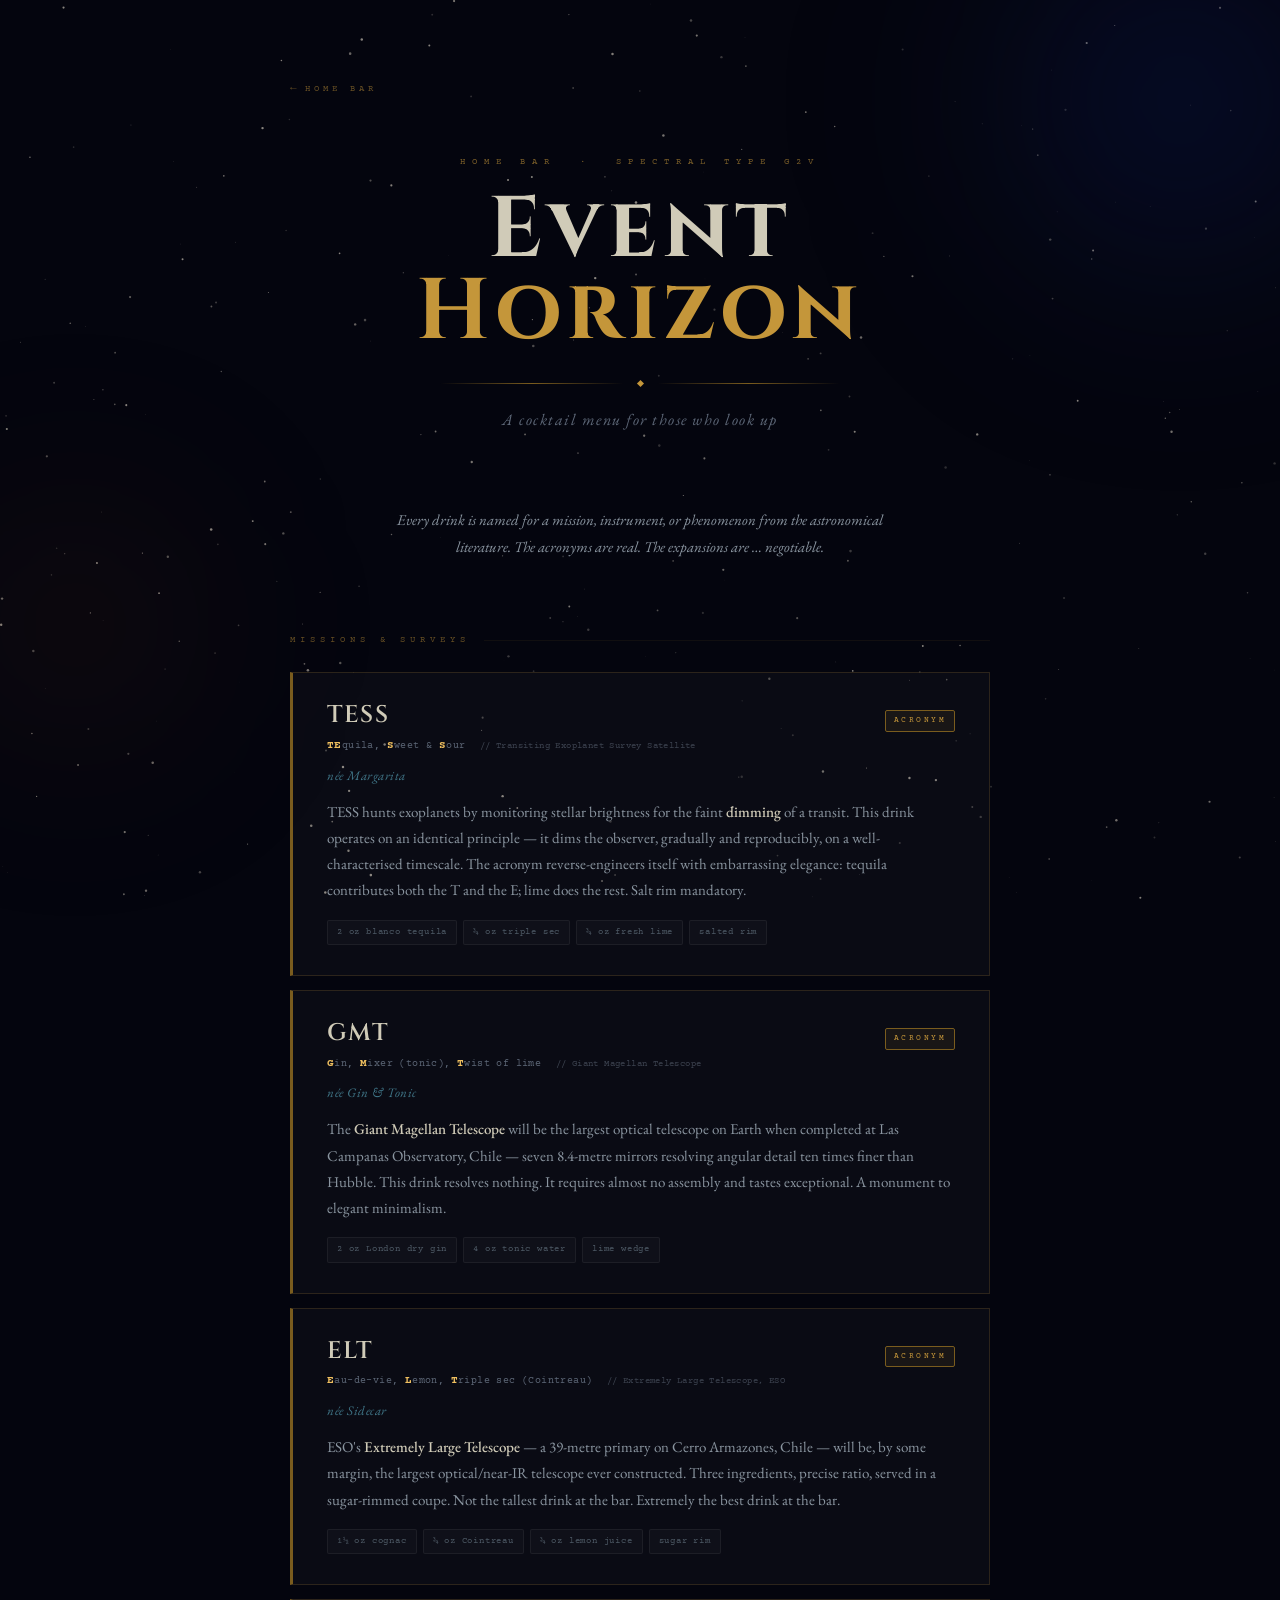
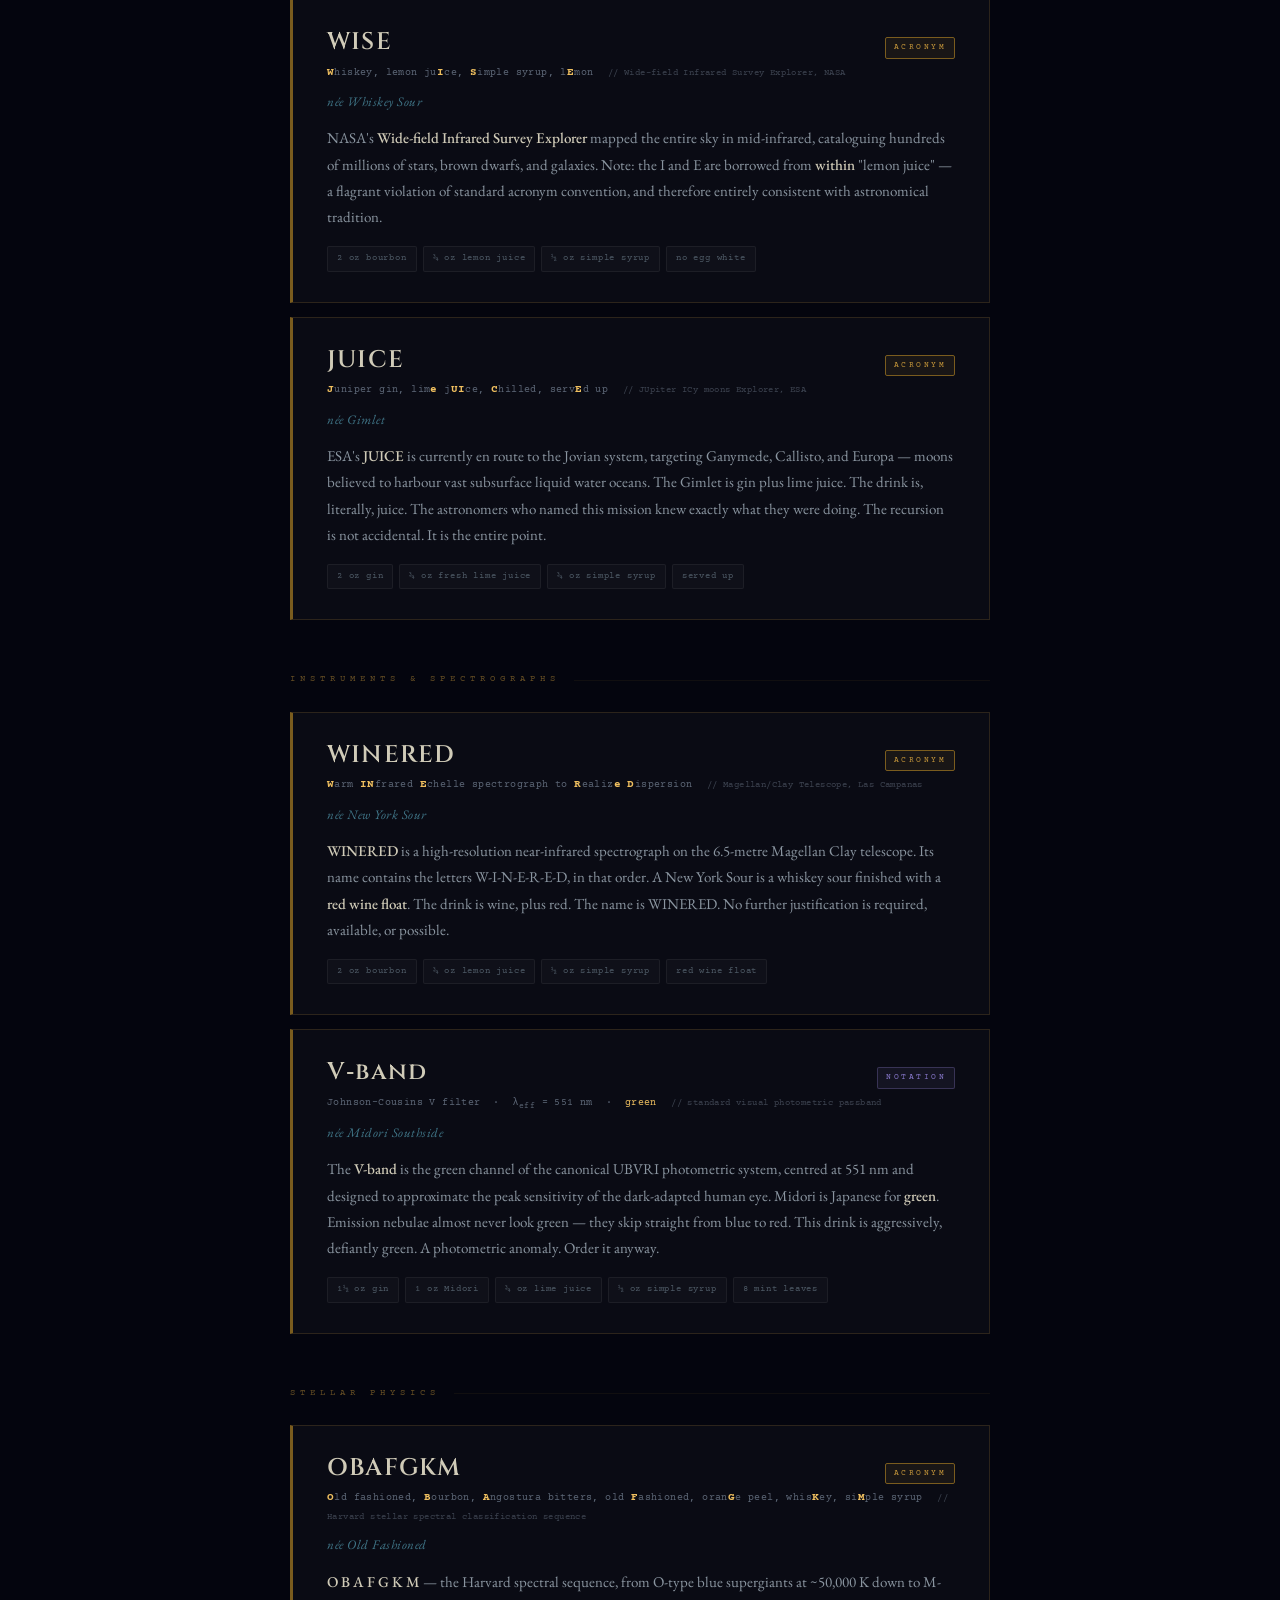
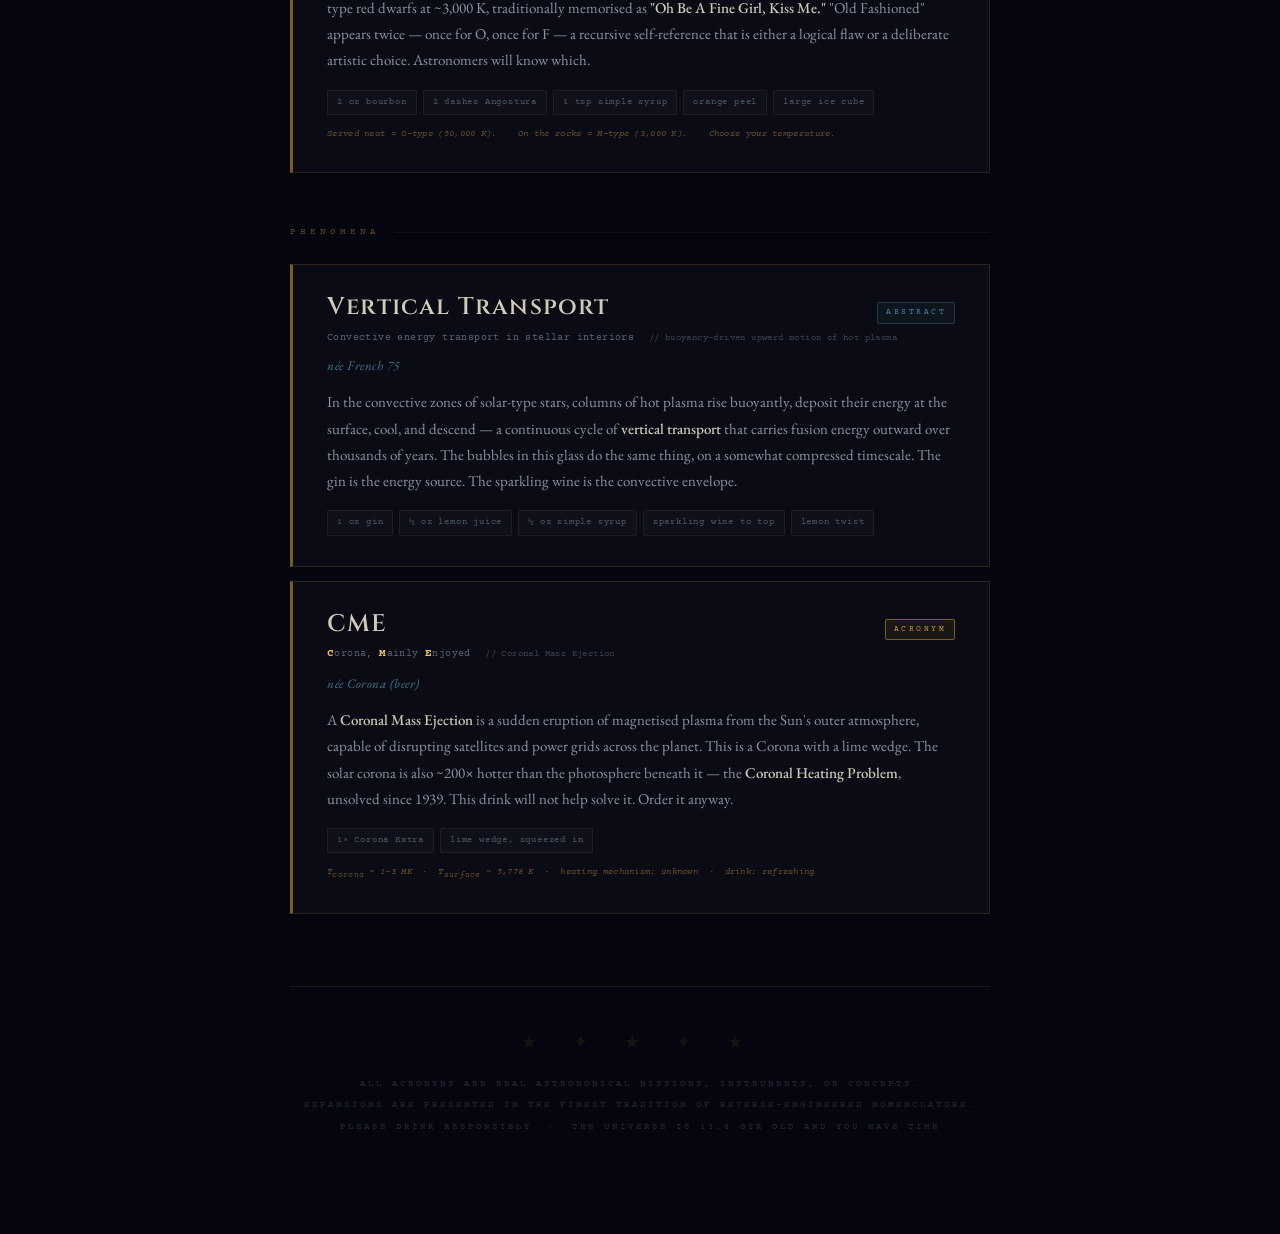
<file: astronomy-bar-menu.html>
<!DOCTYPE html>
<html lang="en">
<head>
<meta charset="UTF-8">
<meta name="viewport" content="width=device-width, initial-scale=1.0">
<title>Event Horizon — Cocktail Menu</title>
<link href="https://fonts.googleapis.com/css2?family=Cinzel:wght@400;600;700&family=EB+Garamond:ital,wght@0,400;0,500;1,400;1,500&family=Courier+Prime:wght@400;700&display=swap" rel="stylesheet">
<style>
  :root {
    --void:       #04050E;
    --card-bg:    rgba(255,255,255,0.028);
    --card-hover: rgba(255,255,255,0.048);
    --border:     rgba(196,150,58,0.18);
    --border-hl:  rgba(196,150,58,0.55);
    --gold:       #C4963A;
    --gold-bright:#F0C060;
    --gold-dim:   #7A5C1E;
    --text:       #D0CBB8;
    --text-dim:   #5E6878;
    --text-mid:   #8A95A0;
    --teal:       #4A8A9E;
    --rule:       rgba(196,150,58,0.15);
  }
  *, *::before, *::after { box-sizing: border-box; margin: 0; padding: 0; }
  body {
    background: var(--void);
    color: var(--text);
    font-family: 'EB Garamond', Georgia, serif;
    font-size: 16px;
    line-height: 1.7;
    min-height: 100vh;
    overflow-x: hidden;
  }
  #canvas {
    position: fixed;
    inset: 0;
    z-index: 0;
    pointer-events: none;
    opacity: 0.7;
  }
  .orb {
    position: fixed;
    border-radius: 50%;
    pointer-events: none;
    z-index: 0;
    filter: blur(90px);
  }
  .orb-1 {
    width: 500px; height: 500px;
    background: radial-gradient(circle, rgba(10,20,70,0.6) 0%, transparent 70%);
    top: -150px; right: -150px;
  }
  .orb-2 {
    width: 350px; height: 350px;
    background: radial-gradient(circle, rgba(100,40,10,0.2) 0%, transparent 70%);
    bottom: 100px; left: -100px;
  }
  .page {
    position: relative;
    z-index: 1;
    max-width: 780px;
    margin: 0 auto;
    padding: 72px 40px 96px;
  }
  .header {
    text-align: center;
    margin-bottom: 72px;
    animation: fadeDown 1.2s cubic-bezier(.16,1,.3,1) both;
  }
  .header-eyebrow {
    font-family: 'Courier Prime', monospace;
    font-size: 9px;
    letter-spacing: 7px;
    text-transform: uppercase;
    color: var(--gold);
    opacity: 0.6;
    margin-bottom: 20px;
  }
  .header h1 {
    font-family: 'Cinzel', serif;
    font-size: clamp(42px, 9vw, 86px);
    font-weight: 700;
    letter-spacing: 0.06em;
    line-height: 0.95;
    color: var(--text);
  }
  .header h1 .accent { color: var(--gold); }
  .header-rule {
    display: flex;
    align-items: center;
    gap: 14px;
    margin: 28px auto 20px;
    max-width: 400px;
  }
  .header-rule::before, .header-rule::after {
    content: '';
    flex: 1;
    height: 1px;
    background: linear-gradient(to right, transparent, var(--gold-dim), transparent);
  }
  .diamond {
    width: 5px; height: 5px;
    background: var(--gold);
    transform: rotate(45deg);
    flex-shrink: 0;
  }
  .header-sub {
    font-family: 'EB Garamond', serif;
    font-style: italic;
    font-size: 16px;
    color: var(--text-dim);
    letter-spacing: 1.5px;
  }
  .intro {
    text-align: center;
    max-width: 520px;
    margin: 0 auto 72px;
    font-size: 15px;
    font-style: italic;
    color: var(--text-mid);
    line-height: 1.85;
    animation: fadeUp 1.2s 0.3s cubic-bezier(.16,1,.3,1) both;
  }
  .section-label {
    font-family: 'Courier Prime', monospace;
    font-size: 9px;
    letter-spacing: 5px;
    text-transform: uppercase;
    color: var(--gold);
    opacity: 0.5;
    display: flex;
    align-items: center;
    gap: 14px;
    margin-bottom: 24px;
    margin-top: 52px;
  }
  .section-label:first-of-type { margin-top: 0; }
  .section-label::after {
    content: '';
    flex: 1;
    height: 1px;
    background: var(--rule);
  }
  .card {
    position: relative;
    background: var(--card-bg);
    border: 1px solid var(--border);
    border-left: 3px solid var(--gold-dim);
    padding: 30px 34px;
    margin-bottom: 14px;
    transition: background 0.4s ease, border-color 0.4s ease;
    animation: fadeUp 0.8s cubic-bezier(.16,1,.3,1) both;
  }
  .card:hover {
    background: var(--card-hover);
    border-left-color: var(--gold);
    border-color: var(--border-hl);
  }
  .card:nth-child(1)  { animation-delay: 0.10s; }
  .card:nth-child(2)  { animation-delay: 0.18s; }
  .card:nth-child(3)  { animation-delay: 0.26s; }
  .card:nth-child(4)  { animation-delay: 0.34s; }
  .card:nth-child(5)  { animation-delay: 0.42s; }
  .card:nth-child(6)  { animation-delay: 0.50s; }
  .card:nth-child(7)  { animation-delay: 0.58s; }
  .card:nth-child(8)  { animation-delay: 0.66s; }
  .card:nth-child(9)  { animation-delay: 0.74s; }
  .card:nth-child(10) { animation-delay: 0.82s; }
  .card-header {
    display: flex;
    align-items: baseline;
    justify-content: space-between;
    gap: 16px;
    margin-bottom: 5px;
    flex-wrap: wrap;
  }
  .card-name {
    font-family: 'Cinzel', serif;
    font-size: 24px;
    font-weight: 600;
    letter-spacing: 0.05em;
    color: var(--text);
    line-height: 1;
  }
  .card-type {
    font-family: 'Courier Prime', monospace;
    font-size: 8px;
    letter-spacing: 2.5px;
    text-transform: uppercase;
    padding: 3px 8px;
    border-radius: 2px;
    flex-shrink: 0;
  }
  .type-acronym  { color: var(--gold);  background: rgba(196,150,58,0.08);  border: 1px solid var(--gold-dim); }
  .type-abstract { color: var(--teal);  background: rgba(74,138,158,0.08);  border: 1px solid rgba(74,138,158,0.3); }
  .type-notation { color: #8A7ACE;      background: rgba(138,122,206,0.08); border: 1px solid rgba(138,122,206,0.3); }
  .card-expansion {
    font-family: 'Courier Prime', monospace;
    font-size: 10px;
    letter-spacing: 0.4px;
    color: var(--text-dim);
    margin-bottom: 9px;
    line-height: 1.7;
  }
  .hl {
    color: var(--gold-bright);
    font-weight: 700;
    font-size: 11px;
  }
  .real-exp {
    font-size: 9px;
    color: var(--text-dim);
    opacity: 0.6;
    margin-left: 8px;
  }
  .card-classic {
    font-size: 13px;
    font-style: italic;
    color: var(--teal);
    letter-spacing: 0.5px;
    margin-bottom: 12px;
    opacity: 0.85;
  }
  .card-desc {
    font-size: 15px;
    color: var(--text-mid);
    line-height: 1.75;
    margin-bottom: 16px;
  }
  .card-desc em {
    color: var(--text);
    font-style: normal;
    font-weight: 500;
  }
  .ingredients {
    display: flex;
    flex-wrap: wrap;
    gap: 6px;
  }
  .ingredient {
    font-family: 'Courier Prime', monospace;
    font-size: 9px;
    letter-spacing: 0.8px;
    color: #4E5A66;
    background: rgba(255,255,255,0.025);
    border: 1px solid rgba(255,255,255,0.055);
    padding: 4px 9px;
    border-radius: 2px;
    transition: color 0.3s, border-color 0.3s;
  }
  .card:hover .ingredient {
    color: #7A8A98;
    border-color: rgba(255,255,255,0.1);
  }
  .card-note {
    margin-top: 12px;
    font-family: 'Courier Prime', monospace;
    font-size: 9px;
    color: var(--gold);
    opacity: 0.5;
    letter-spacing: 0.3px;
    font-style: italic;
  }
  .footer {
    margin-top: 72px;
    padding-top: 40px;
    border-top: 1px solid var(--rule);
    text-align: center;
    animation: fadeUp 1s 1s cubic-bezier(.16,1,.3,1) both;
  }
  .footer p {
    font-family: 'Courier Prime', monospace;
    font-size: 9px;
    letter-spacing: 3px;
    text-transform: uppercase;
    color: var(--text-dim);
    opacity: 0.4;
    line-height: 2.4;
  }
  .footer-deco {
    font-size: 18px;
    letter-spacing: 16px;
    opacity: 0.1;
    color: var(--gold);
    margin-bottom: 16px;
  }
  .back-link {
    display: inline-flex;
    align-items: center;
    gap: 8px;
    font-family: 'Courier Prime', monospace;
    font-size: 9px;
    letter-spacing: 4px;
    text-transform: uppercase;
    color: var(--gold);
    opacity: 0.5;
    text-decoration: none;
    margin-bottom: 56px;
    transition: opacity 0.3s;
  }
  .back-link:hover { opacity: 1; }
  .back-link::before { content: '←'; font-size: 11px; letter-spacing: 0; }
  @keyframes fadeDown {
    from { opacity: 0; transform: translateY(-24px); }
    to   { opacity: 1; transform: translateY(0); }
  }
  @keyframes fadeUp {
    from { opacity: 0; transform: translateY(18px); }
    to   { opacity: 1; transform: translateY(0); }
  }
  @media (max-width: 600px) {
    .page { padding: 48px 20px 72px; }
    .card { padding: 22px 20px; }
    .card-name { font-size: 20px; }
    .card-header { flex-direction: column; align-items: flex-start; gap: 8px; }
  }
</style>
</head>
<body>

<canvas id="canvas"></canvas>
<div class="orb orb-1"></div>
<div class="orb orb-2"></div>

<div class="page">

  <a href="index.html" class="back-link">Home Bar</a>

  <header class="header">
    <div class="header-eyebrow">Home Bar &nbsp;·&nbsp; Spectral Type G2V</div>
    <h1>Event<br><span class="accent">Horizon</span></h1>
    <div class="header-rule"><div class="diamond"></div></div>
    <div class="header-sub">A cocktail menu for those who look up</div>
  </header>

  <p class="intro">
    Every drink is named for a mission, instrument, or phenomenon from the astronomical literature.
    The acronyms are real. The expansions are&nbsp;&hellip;&nbsp;negotiable.
  </p>

  <!-- ── MISSIONS & SURVEYS ── -->
  <div class="section-label">Missions &amp; Surveys</div>

  <div class="card">
    <div class="card-header">
      <div class="card-name">TESS</div>
      <span class="card-type type-acronym">Acronym</span>
    </div>
    <div class="card-expansion">
      <span class="hl">T</span><span class="hl">E</span>quila,&nbsp;<span class="hl">S</span>weet &amp;&nbsp;<span class="hl">S</span>our
      <span class="real-exp">// Transiting Exoplanet Survey Satellite</span>
    </div>
    <div class="card-classic">née Margarita</div>
    <div class="card-desc">
      TESS hunts exoplanets by monitoring stellar brightness for the faint <em>dimming</em> of a transit.
      This drink operates on an identical principle — it dims the observer, gradually and reproducibly,
      on a well-characterised timescale. The acronym reverse-engineers itself with embarrassing elegance:
      tequila contributes both the T and the E; lime does the rest. Salt rim mandatory.
    </div>
    <div class="ingredients">
      <span class="ingredient">2 oz blanco tequila</span>
      <span class="ingredient">¾ oz triple sec</span>
      <span class="ingredient">¾ oz fresh lime</span>
      <span class="ingredient">salted rim</span>
    </div>
  </div>

  <div class="card">
    <div class="card-header">
      <div class="card-name">GMT</div>
      <span class="card-type type-acronym">Acronym</span>
    </div>
    <div class="card-expansion">
      <span class="hl">G</span>in,&nbsp;<span class="hl">M</span>ixer (tonic),&nbsp;<span class="hl">T</span>wist of lime
      <span class="real-exp">// Giant Magellan Telescope</span>
    </div>
    <div class="card-classic">née Gin &amp; Tonic</div>
    <div class="card-desc">
      The <em>Giant Magellan Telescope</em> will be the largest optical telescope on Earth when completed
      at Las Campanas Observatory, Chile — seven 8.4-metre mirrors resolving angular detail
      ten times finer than Hubble. This drink resolves nothing. It requires almost no assembly
      and tastes exceptional. A monument to elegant minimalism.
    </div>
    <div class="ingredients">
      <span class="ingredient">2 oz London dry gin</span>
      <span class="ingredient">4 oz tonic water</span>
      <span class="ingredient">lime wedge</span>
    </div>
  </div>

  <div class="card">
    <div class="card-header">
      <div class="card-name">ELT</div>
      <span class="card-type type-acronym">Acronym</span>
    </div>
    <div class="card-expansion">
      <span class="hl">E</span>au-de-vie,&nbsp;<span class="hl">L</span>emon,&nbsp;<span class="hl">T</span>riple sec (Cointreau)
      <span class="real-exp">// Extremely Large Telescope, ESO</span>
    </div>
    <div class="card-classic">née Sidecar</div>
    <div class="card-desc">
      ESO's <em>Extremely Large Telescope</em> — a 39-metre primary on Cerro Armazones, Chile —
      will be, by some margin, the largest optical/near-IR telescope ever constructed.
      Three ingredients, precise ratio, served in a sugar-rimmed coupe.
      Not the tallest drink at the bar. Extremely the best drink at the bar.
    </div>
    <div class="ingredients">
      <span class="ingredient">1½ oz cognac</span>
      <span class="ingredient">¾ oz Cointreau</span>
      <span class="ingredient">¾ oz lemon juice</span>
      <span class="ingredient">sugar rim</span>
    </div>
  </div>

  <div class="card">
    <div class="card-header">
      <div class="card-name">WISE</div>
      <span class="card-type type-acronym">Acronym</span>
    </div>
    <div class="card-expansion">
      <span class="hl">W</span>hiskey,&nbsp;lemon&nbsp;ju<span class="hl">I</span>ce,&nbsp;<span class="hl">S</span>imple&nbsp;syrup,&nbsp;l<span class="hl">E</span>mon
      <span class="real-exp">// Wide-field Infrared Survey Explorer, NASA</span>
    </div>
    <div class="card-classic">née Whiskey Sour</div>
    <div class="card-desc">
      NASA's <em>Wide-field Infrared Survey Explorer</em> mapped the entire sky in mid-infrared,
      cataloguing hundreds of millions of stars, brown dwarfs, and galaxies.
      Note: the I and E are borrowed from <em>within</em> "lemon juice" —
      a flagrant violation of standard acronym convention,
      and therefore entirely consistent with astronomical tradition.
    </div>
    <div class="ingredients">
      <span class="ingredient">2 oz bourbon</span>
      <span class="ingredient">¾ oz lemon juice</span>
      <span class="ingredient">½ oz simple syrup</span>
      <span class="ingredient">no egg white</span>
    </div>
  </div>

  <div class="card">
    <div class="card-header">
      <div class="card-name">JUICE</div>
      <span class="card-type type-acronym">Acronym</span>
    </div>
    <div class="card-expansion">
      <span class="hl">J</span>uniper&nbsp;gin,&nbsp;lim<span class="hl">e</span>&nbsp;j<span class="hl">UI</span>ce,&nbsp;<span class="hl">C</span>hilled,&nbsp;serv<span class="hl">E</span>d&nbsp;up
      <span class="real-exp">// JUpiter ICy moons Explorer, ESA</span>
    </div>
    <div class="card-classic">née Gimlet</div>
    <div class="card-desc">
      ESA's <em>JUICE</em> is currently en route to the Jovian system, targeting Ganymede, Callisto, and Europa —
      moons believed to harbour vast subsurface liquid water oceans.
      The Gimlet is gin plus lime juice. The drink is, literally, juice.
      The astronomers who named this mission knew exactly what they were doing.
      The recursion is not accidental. It is the entire point.
    </div>
    <div class="ingredients">
      <span class="ingredient">2 oz gin</span>
      <span class="ingredient">¾ oz fresh lime juice</span>
      <span class="ingredient">¾ oz simple syrup</span>
      <span class="ingredient">served up</span>
    </div>
  </div>

  <!-- ── INSTRUMENTS ── -->
  <div class="section-label">Instruments &amp; Spectrographs</div>

  <div class="card">
    <div class="card-header">
      <div class="card-name">WINERED</div>
      <span class="card-type type-acronym">Acronym</span>
    </div>
    <div class="card-expansion">
      <span class="hl">W</span>arm&nbsp;<span class="hl">IN</span>frared&nbsp;<span class="hl">E</span>chelle&nbsp;spectrograph&nbsp;to&nbsp;<span class="hl">R</span>ealiz<span class="hl">e</span>&nbsp;<span class="hl">D</span>ispersion
      <span class="real-exp">// Magellan/Clay Telescope, Las Campanas</span>
    </div>
    <div class="card-classic">née New York Sour</div>
    <div class="card-desc">
      <em>WINERED</em> is a high-resolution near-infrared spectrograph on the 6.5-metre Magellan Clay telescope.
      Its name contains the letters W-I-N-E-R-E-D, in that order.
      A New York Sour is a whiskey sour finished with a <em>red wine float</em>.
      The drink is wine, plus red. The name is WINERED.
      No further justification is required, available, or possible.
    </div>
    <div class="ingredients">
      <span class="ingredient">2 oz bourbon</span>
      <span class="ingredient">¾ oz lemon juice</span>
      <span class="ingredient">½ oz simple syrup</span>
      <span class="ingredient">red wine float</span>
    </div>
  </div>

  <div class="card">
    <div class="card-header">
      <div class="card-name">V&#8209;band</div>
      <span class="card-type type-notation">Notation</span>
    </div>
    <div class="card-expansion">
      Johnson–Cousins V filter &nbsp;·&nbsp; &lambda;<sub>eff</sub> = 551 nm &nbsp;·&nbsp; <span style="color:var(--gold-bright)">green</span>
      <span class="real-exp">// standard visual photometric passband</span>
    </div>
    <div class="card-classic">née Midori Southside</div>
    <div class="card-desc">
      The <em>V-band</em> is the green channel of the canonical UBVRI photometric system,
      centred at 551 nm and designed to approximate the peak sensitivity of the dark-adapted human eye.
      Midori is Japanese for <em>green</em>. Emission nebulae almost never look green —
      they skip straight from blue to red. This drink is aggressively, defiantly green.
      A photometric anomaly. Order it anyway.
    </div>
    <div class="ingredients">
      <span class="ingredient">1½ oz gin</span>
      <span class="ingredient">1 oz Midori</span>
      <span class="ingredient">¾ oz lime juice</span>
      <span class="ingredient">½ oz simple syrup</span>
      <span class="ingredient">8 mint leaves</span>
    </div>
  </div>

  <!-- ── STELLAR PHYSICS ── -->
  <div class="section-label">Stellar Physics</div>

  <div class="card">
    <div class="card-header">
      <div class="card-name">OBAFGKM</div>
      <span class="card-type type-acronym">Acronym</span>
    </div>
    <div class="card-expansion">
      <span class="hl">O</span>ld&nbsp;fashioned,&nbsp;<span class="hl">B</span>ourbon,&nbsp;<span class="hl">A</span>ngostura&nbsp;bitters,&nbsp;old&nbsp;<span class="hl">F</span>ashioned,&nbsp;oran<span class="hl">G</span>e&nbsp;peel,&nbsp;whis<span class="hl">K</span>ey,&nbsp;si<span class="hl">M</span>ple&nbsp;syrup
      <span class="real-exp">// Harvard stellar spectral classification sequence</span>
    </div>
    <div class="card-classic">née Old Fashioned</div>
    <div class="card-desc">
      <em>O B A F G K M</em> — the Harvard spectral sequence, from O-type blue supergiants
      at ~50,000 K down to M-type red dwarfs at ~3,000 K, traditionally memorised as
      <em>"Oh Be A Fine Girl, Kiss Me."</em>
      "Old Fashioned" appears twice — once for O, once for F —
      a recursive self-reference that is either a logical flaw or a deliberate artistic choice.
      Astronomers will know which.
    </div>
    <div class="ingredients">
      <span class="ingredient">2 oz bourbon</span>
      <span class="ingredient">2 dashes Angostura</span>
      <span class="ingredient">1 tsp simple syrup</span>
      <span class="ingredient">orange peel</span>
      <span class="ingredient">large ice cube</span>
    </div>
    <div class="card-note">Served neat = O-type (50,000 K). &nbsp;&nbsp; On the rocks = M-type (3,000 K). &nbsp;&nbsp; Choose your temperature.</div>
  </div>

  <!-- ── PHENOMENA ── -->
  <div class="section-label">Phenomena</div>

  <div class="card">
    <div class="card-header">
      <div class="card-name">Vertical Transport</div>
      <span class="card-type type-abstract">Abstract</span>
    </div>
    <div class="card-expansion">
      Convective energy transport in stellar interiors
      <span class="real-exp">// buoyancy-driven upward motion of hot plasma</span>
    </div>
    <div class="card-classic">née French 75</div>
    <div class="card-desc">
      In the convective zones of solar-type stars, columns of hot plasma rise buoyantly,
      deposit their energy at the surface, cool, and descend — a continuous cycle of
      <em>vertical transport</em> that carries fusion energy outward over thousands of years.
      The bubbles in this glass do the same thing, on a somewhat compressed timescale.
      The gin is the energy source. The sparkling wine is the convective envelope.
    </div>
    <div class="ingredients">
      <span class="ingredient">1 oz gin</span>
      <span class="ingredient">½ oz lemon juice</span>
      <span class="ingredient">½ oz simple syrup</span>
      <span class="ingredient">sparkling wine to top</span>
      <span class="ingredient">lemon twist</span>
    </div>
  </div>

  <div class="card">
    <div class="card-header">
      <div class="card-name">CME</div>
      <span class="card-type type-acronym">Acronym</span>
    </div>
    <div class="card-expansion">
      <span class="hl">C</span>orona,&nbsp;<span class="hl">M</span>ainly&nbsp;<span class="hl">E</span>njoyed
      <span class="real-exp">// Coronal Mass Ejection</span>
    </div>
    <div class="card-classic">née Corona (beer)</div>
    <div class="card-desc">
      A <em>Coronal Mass Ejection</em> is a sudden eruption of magnetised plasma from the Sun's outer atmosphere,
      capable of disrupting satellites and power grids across the planet.
      This is a Corona with a lime wedge.
      The solar corona is also ~200× hotter than the photosphere beneath it —
      the <em>Coronal Heating Problem</em>, unsolved since 1939.
      This drink will not help solve it. Order it anyway.
    </div>
    <div class="ingredients">
      <span class="ingredient">1× Corona Extra</span>
      <span class="ingredient">lime wedge, squeezed in</span>
    </div>
    <div class="card-note">T<sub>corona</sub> ~ 1–3 MK &nbsp;·&nbsp; T<sub>surface</sub> ~ 5,778 K &nbsp;·&nbsp; heating mechanism: unknown &nbsp;·&nbsp; drink: refreshing</div>
  </div>

  <footer class="footer">
    <div class="footer-deco">&#9733; &#10022; &#9733; &#10022; &#9733;</div>
    <p>All acronyms are real astronomical missions, instruments, or concepts.</p>
    <p>Expansions are presented in the finest tradition of reverse-engineered nomenclature.</p>
    <p>Please drink responsibly &nbsp;·&nbsp; The universe is 13.8 Gyr old and you have time</p>
  </footer>

</div>

<script>
const canvas = document.getElementById('canvas');
const ctx = canvas.getContext('2d');
let stars = [], W, H;

function resize() {
  W = canvas.width  = window.innerWidth;
  H = canvas.height = window.innerHeight;
}

function initStars(n) {
  stars = [];
  for (let i = 0; i < n; i++) {
    stars.push({
      x: Math.random() * W,
      y: Math.random() * H,
      r: Math.random() * 1.1 + 0.2,
      a: Math.random(),
      phase: Math.random() * Math.PI * 2,
      speed: 0.0004 + Math.random() * 0.0008
    });
  }
}

function draw(t) {
  ctx.clearRect(0, 0, W, H);
  for (const s of stars) {
    const a = 0.3 + 0.7 * (0.5 + 0.5 * Math.sin(t * s.speed + s.phase));
    ctx.beginPath();
    ctx.arc(s.x, s.y, s.r, 0, Math.PI * 2);
    ctx.fillStyle = `rgba(218,210,195,${a * 0.9})`;
    ctx.fill();
  }
  requestAnimationFrame(draw);
}

resize();
initStars(300);
requestAnimationFrame(draw);
window.addEventListener('resize', () => { resize(); initStars(300); });
</script>
</body>
</html>
</file>
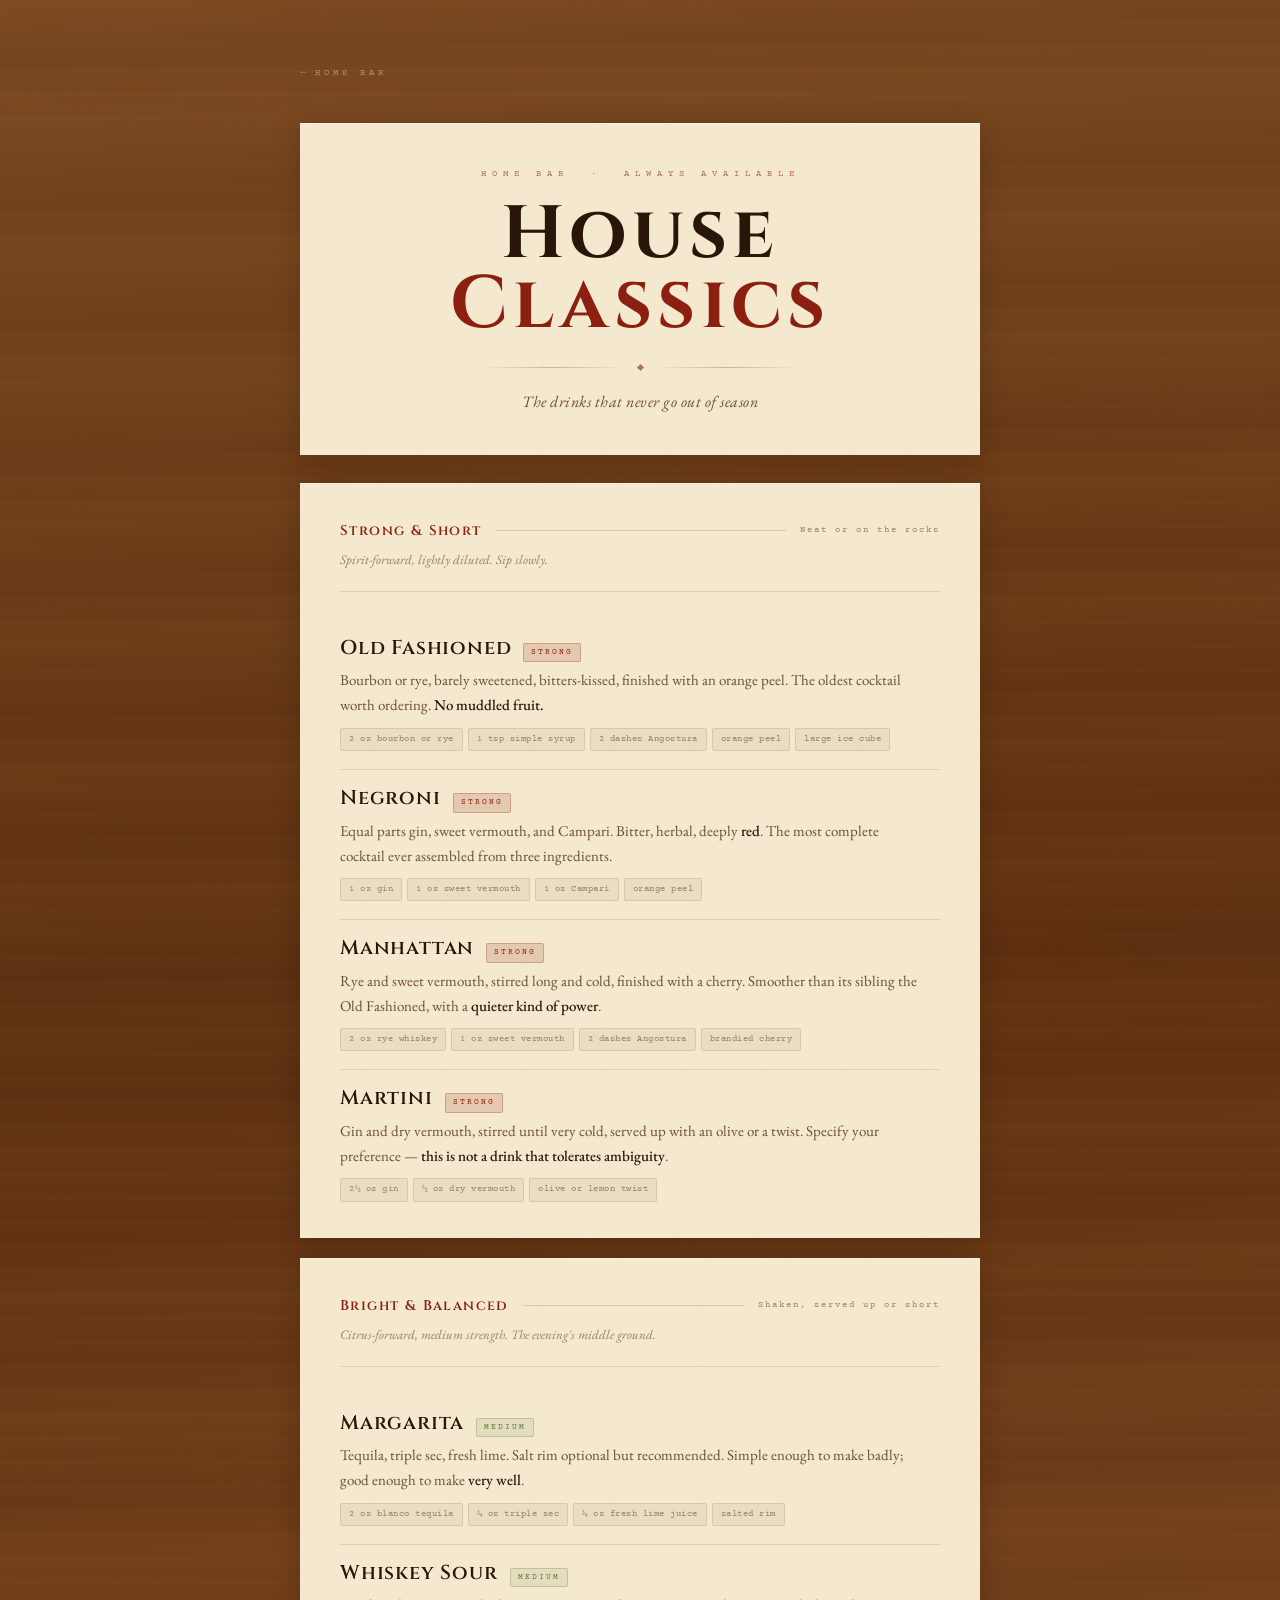
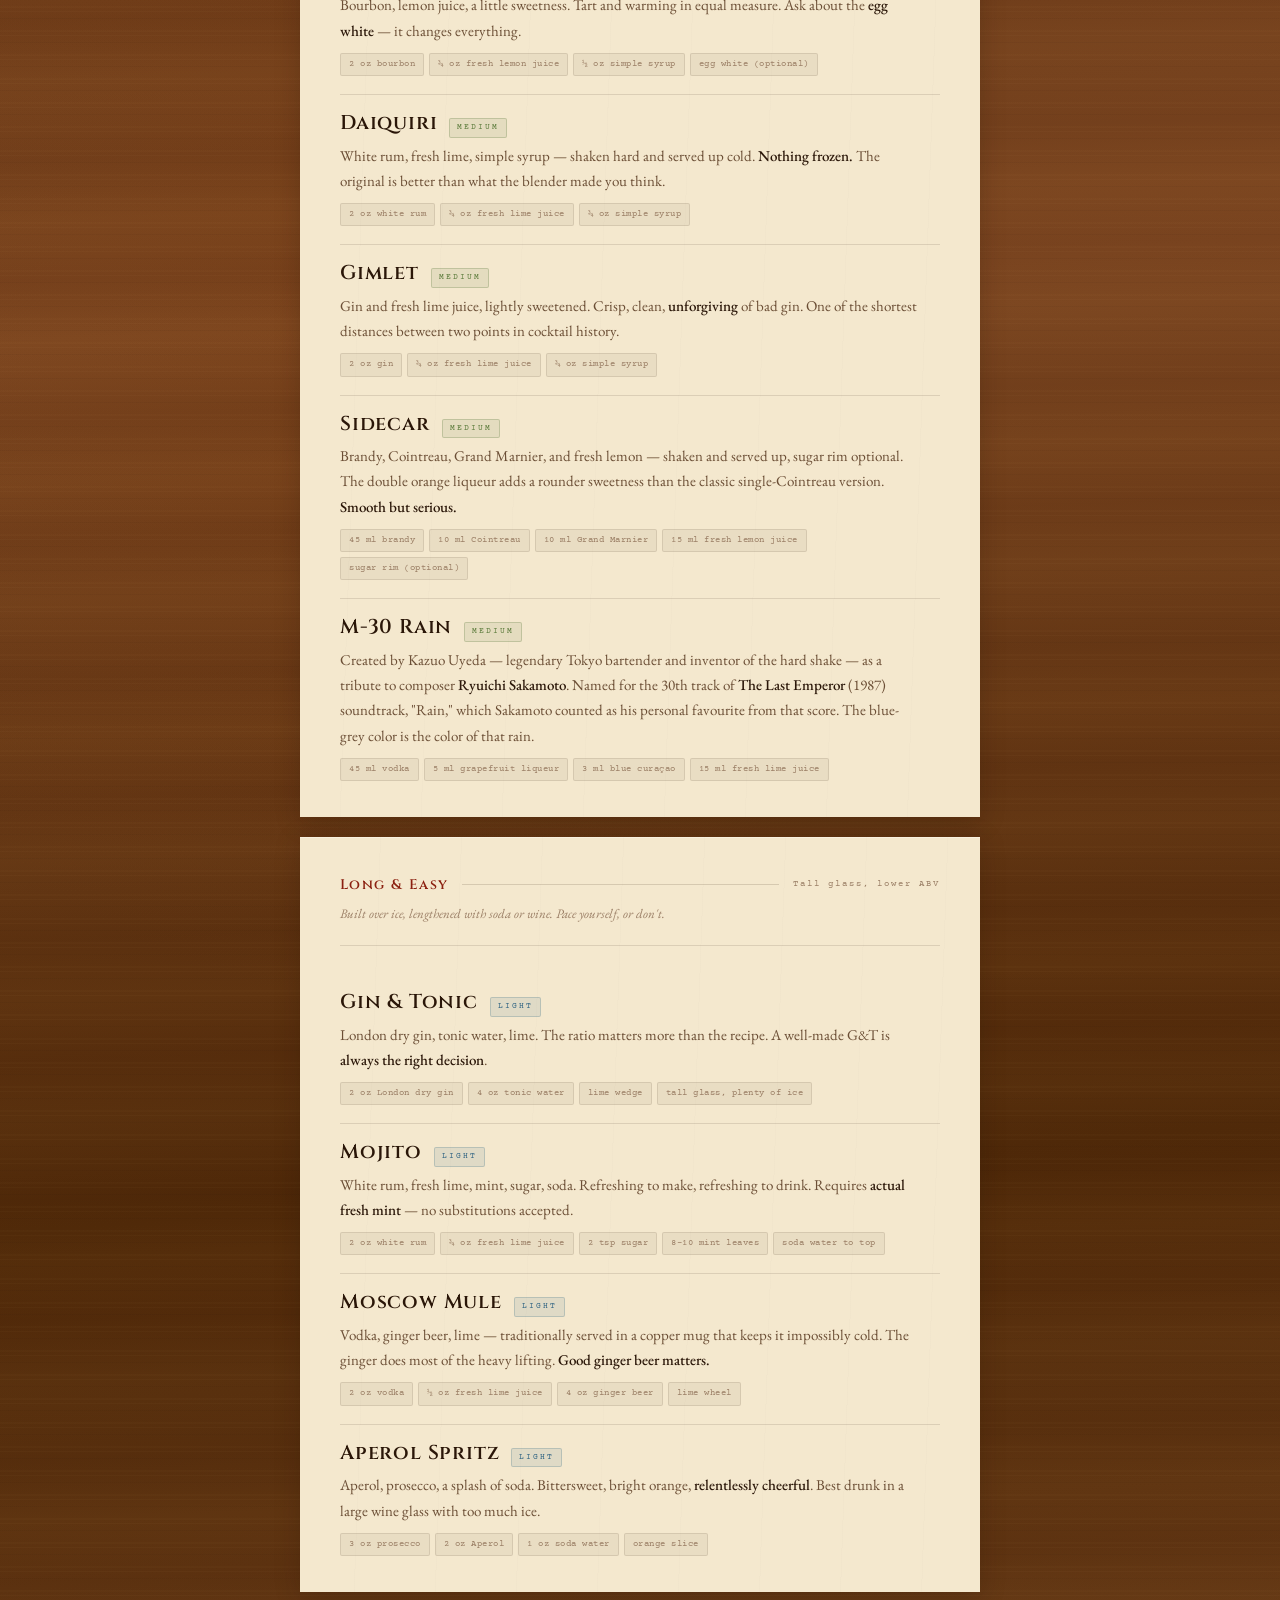
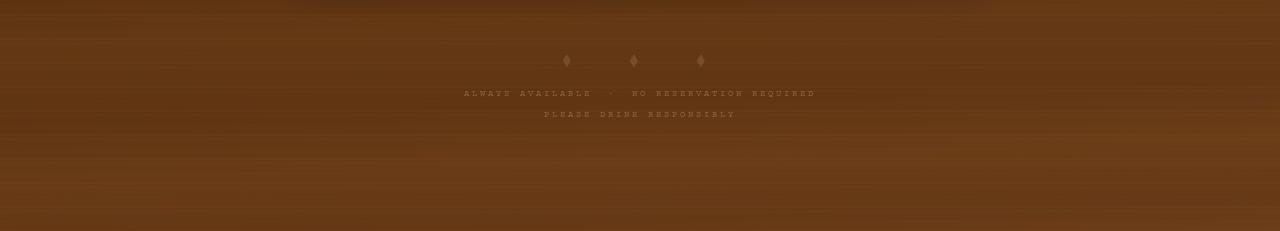
<file: classics.html>
<!DOCTYPE html>
<html lang="en">
<head>
<meta charset="UTF-8">
<meta name="viewport" content="width=device-width, initial-scale=1.0">
<title>House Classics — Home Bar</title>
<link href="https://fonts.googleapis.com/css2?family=Cinzel:wght@400;600;700&family=EB+Garamond:ital,wght@0,400;0,500;1,400;1,500&family=Courier+Prime:wght@400;700&display=swap" rel="stylesheet">
<style>
  :root {
    --wood-base:  #6B3F1E;
    --parchment:  #F4E8CE;
    --parchment-dark: #E8D5AE;
    --ink:        #2A1608;
    --ink-mid:    #6B4E35;
    --ink-dim:    #9A7E65;
    --red:        #8B2010;
    --red-dim:    rgba(139,32,16,0.15);
    --rule:       rgba(42,22,8,0.12);
    --shadow:     rgba(30,15,5,0.22);
  }

  *, *::before, *::after { box-sizing: border-box; margin: 0; padding: 0; }

  /* ── Wood grain background ── */
  body {
    min-height: 100vh;
    font-family: 'EB Garamond', Georgia, serif;
    font-size: 16px;
    line-height: 1.7;

    background-color: var(--wood-base);
    background-image:
      /* Fine horizontal grain lines */
      repeating-linear-gradient(
        180deg,
        transparent 0px,
        transparent 3px,
        rgba(255,210,140,0.025) 3px,
        rgba(255,210,140,0.025) 4px,
        transparent 4px,
        transparent 10px,
        rgba(20,8,2,0.04) 10px,
        rgba(20,8,2,0.04) 11px,
        transparent 11px,
        transparent 22px,
        rgba(255,200,120,0.02) 22px,
        rgba(255,200,120,0.02) 24px
      ),
      /* Slow undulating grain variation */
      repeating-linear-gradient(
        178deg,
        rgba(255,180,80,0.03) 0px,
        rgba(80,35,10,0.06)  60px,
        rgba(255,190,100,0.03) 120px,
        rgba(60,25,5,0.05)  200px,
        rgba(255,180,80,0.03) 260px
      ),
      /* Knot-like radial warmth */
      radial-gradient(ellipse 70% 30% at 30% 55%, rgba(120,60,15,0.25) 0%, transparent 70%),
      radial-gradient(ellipse 50% 25% at 75% 25%, rgba(100,45,10,0.18) 0%, transparent 65%),
      /* Colour depth gradient */
      linear-gradient(
        175deg,
        #7A4820 0%,
        #5C3010 30%,
        #7B4520 55%,
        #4E2808 80%,
        #6A3C18 100%
      );
  }

  /* ── Page parchment panel ── */
  .page {
    max-width: 760px;
    margin: 0 auto;
    padding: 56px 40px 80px;
  }

  /* ── Back link ── */
  .back-link {
    display: inline-flex;
    align-items: center;
    gap: 8px;
    font-family: 'Courier Prime', monospace;
    font-size: 9px;
    letter-spacing: 4px;
    text-transform: uppercase;
    color: var(--parchment);
    opacity: 0.45;
    text-decoration: none;
    margin-bottom: 40px;
    transition: opacity 0.3s;
  }
  .back-link:hover { opacity: 0.85; }
  .back-link::before { content: '←'; font-size: 11px; letter-spacing: 0; }

  /* ── Header — on parchment ── */
  .header {
    background: var(--parchment);
    padding: 44px 48px 40px;
    text-align: center;
    margin-bottom: 28px;
    box-shadow: 0 4px 24px var(--shadow), 0 1px 0 rgba(255,255,255,0.4) inset;
    animation: dropIn 0.9s cubic-bezier(.16,1,.3,1) both;
    position: relative;
  }

  /* Parchment edge texture */
  .header::before {
    content: '';
    position: absolute;
    inset: 0;
    background: repeating-linear-gradient(
      90deg,
      transparent 0px,
      transparent 60px,
      rgba(42,22,8,0.015) 60px,
      rgba(42,22,8,0.015) 61px
    );
    pointer-events: none;
  }

  .header-eyebrow {
    font-family: 'Courier Prime', monospace;
    font-size: 9px;
    letter-spacing: 6px;
    text-transform: uppercase;
    color: var(--red);
    opacity: 0.6;
    margin-bottom: 18px;
  }

  .header h1 {
    font-family: 'Cinzel', serif;
    font-size: clamp(40px, 8vw, 74px);
    font-weight: 700;
    letter-spacing: 0.07em;
    line-height: 0.95;
    color: var(--ink);
  }

  .header h1 .accent { color: var(--red); }

  .header-rule {
    display: flex;
    align-items: center;
    gap: 12px;
    margin: 24px auto 18px;
    max-width: 320px;
  }
  .header-rule::before, .header-rule::after {
    content: '';
    flex: 1;
    height: 1px;
    background: linear-gradient(to right, transparent, rgba(42,22,8,0.25), transparent);
  }
  .diamond {
    width: 5px; height: 5px;
    background: var(--red);
    transform: rotate(45deg);
    flex-shrink: 0;
    opacity: 0.6;
  }

  .header-sub {
    font-family: 'EB Garamond', serif;
    font-style: italic;
    font-size: 16px;
    color: var(--ink-mid);
    letter-spacing: 0.5px;
  }

  /* ── Parchment card (shared by sections) ── */
  .menu-panel {
    background: var(--parchment);
    box-shadow: 0 4px 24px var(--shadow), 0 1px 0 rgba(255,255,255,0.35) inset;
    margin-bottom: 20px;
    padding: 36px 40px;
    animation: dropIn 0.7s cubic-bezier(.16,1,.3,1) both;
    position: relative;
    overflow: hidden;
  }

  /* Subtle parchment grain */
  .menu-panel::before {
    content: '';
    position: absolute;
    inset: 0;
    background: repeating-linear-gradient(
      92deg,
      transparent 0px,
      transparent 80px,
      rgba(42,22,8,0.012) 80px,
      rgba(42,22,8,0.012) 81px
    );
    pointer-events: none;
  }

  .menu-panel:nth-child(2) { animation-delay: 0.08s; }
  .menu-panel:nth-child(3) { animation-delay: 0.16s; }
  .menu-panel:nth-child(4) { animation-delay: 0.24s; }

  /* ── Section label inside panel ── */
  .section-label {
    display: flex;
    align-items: center;
    gap: 14px;
    margin-bottom: 6px;
  }

  .section-name {
    font-family: 'Cinzel', serif;
    font-size: 14px;
    font-weight: 600;
    letter-spacing: 0.1em;
    color: var(--red);
    white-space: nowrap;
  }

  .section-line {
    flex: 1;
    height: 1px;
    background: rgba(42,22,8,0.15);
  }

  .section-hint {
    font-family: 'Courier Prime', monospace;
    font-size: 9px;
    letter-spacing: 2px;
    color: var(--ink-dim);
    white-space: nowrap;
  }

  .section-desc {
    font-size: 13px;
    font-style: italic;
    color: var(--ink-dim);
    margin-bottom: 28px;
    padding-bottom: 20px;
    border-bottom: 1px solid var(--rule);
  }

  /* ── Drink entry ── */
  .drink {
    display: grid;
    grid-template-columns: 1fr auto;
    gap: 0 20px;
    align-items: start;
    padding: 18px 0;
    border-bottom: 1px solid var(--rule);
  }
  .drink:last-child { border-bottom: none; padding-bottom: 0; }
  .drink:first-of-type { padding-top: 0; }

  .drink-main { min-width: 0; }

  .drink-header {
    display: flex;
    align-items: baseline;
    gap: 12px;
    margin-bottom: 5px;
    flex-wrap: wrap;
  }

  .drink-name {
    font-family: 'Cinzel', serif;
    font-size: 20px;
    font-weight: 600;
    letter-spacing: 0.04em;
    color: var(--ink);
    line-height: 1;
  }

  .drink-strength {
    font-family: 'Courier Prime', monospace;
    font-size: 8px;
    letter-spacing: 2px;
    text-transform: uppercase;
    padding: 2px 7px;
    border-radius: 2px;
    flex-shrink: 0;
  }
  .strength-strong { color: var(--red);    background: var(--red-dim);            border: 1px solid rgba(139,32,16,0.25); }
  .strength-medium { color: #5A7A3A;       background: rgba(90,122,58,0.10);      border: 1px solid rgba(90,122,58,0.25); }
  .strength-light  { color: #2A6080;       background: rgba(42,96,128,0.10);      border: 1px solid rgba(42,96,128,0.22); }

  .drink-desc {
    font-size: 15px;
    color: var(--ink-mid);
    line-height: 1.68;
    margin-bottom: 10px;
  }
  .drink-desc em {
    color: var(--ink);
    font-style: normal;
    font-weight: 500;
  }

  .drink-ingredients {
    display: flex;
    flex-wrap: wrap;
    gap: 5px;
  }

  .ingredient {
    font-family: 'Courier Prime', monospace;
    font-size: 9px;
    letter-spacing: 0.5px;
    color: var(--ink-dim);
    background: rgba(42,22,8,0.05);
    border: 1px solid rgba(42,22,8,0.10);
    padding: 3px 8px;
    border-radius: 2px;
  }

  /* ── Footer on the wood ── */
  .footer {
    text-align: center;
    margin-top: 32px;
    padding: 24px 0;
  }

  .footer p {
    font-family: 'Courier Prime', monospace;
    font-size: 9px;
    letter-spacing: 3px;
    text-transform: uppercase;
    color: var(--parchment);
    opacity: 0.25;
    line-height: 2.4;
  }

  .footer-deco {
    font-size: 14px;
    letter-spacing: 12px;
    color: var(--parchment);
    opacity: 0.12;
    margin-bottom: 12px;
  }

  /* ── Animations ── */
  @keyframes dropIn {
    from { opacity: 0; transform: translateY(14px); box-shadow: none; }
    to   { opacity: 1; transform: translateY(0); }
  }

  @media (max-width: 600px) {
    .page { padding: 40px 16px 64px; }
    .header { padding: 32px 24px 28px; }
    .menu-panel { padding: 28px 24px; }
    .drink-name { font-size: 18px; }
    .section-hint { display: none; }
    .header h1 { font-size: clamp(34px, 10vw, 60px); }
  }
</style>
</head>
<body>

<div class="page">

  <a href="index.html" class="back-link">Home Bar</a>

  <div class="header">
    <div class="header-eyebrow">Home Bar &nbsp;·&nbsp; Always available</div>
    <h1>House<br><span class="accent">Classics</span></h1>
    <div class="header-rule"><div class="diamond"></div></div>
    <div class="header-sub">The drinks that never go out of season</div>
  </div>

  <!-- ── STRONG & SHORT ── -->
  <div class="menu-panel">
    <div class="section-label">
      <span class="section-name">Strong &amp; Short</span>
      <div class="section-line"></div>
      <span class="section-hint">Neat or on the rocks</span>
    </div>
    <p class="section-desc">Spirit-forward, lightly diluted. Sip slowly.</p>

    <div class="drink">
      <div class="drink-main">
        <div class="drink-header">
          <div class="drink-name">Old Fashioned</div>
          <span class="drink-strength strength-strong">Strong</span>
        </div>
        <div class="drink-desc">
          Bourbon or rye, barely sweetened, bitters-kissed, finished with an orange peel.
          The oldest cocktail worth ordering. <em>No muddled fruit.</em>
        </div>
        <div class="drink-ingredients">
          <span class="ingredient">2 oz bourbon or rye</span>
          <span class="ingredient">1 tsp simple syrup</span>
          <span class="ingredient">2 dashes Angostura</span>
          <span class="ingredient">orange peel</span>
          <span class="ingredient">large ice cube</span>
        </div>
      </div>
    </div>

    <div class="drink">
      <div class="drink-main">
        <div class="drink-header">
          <div class="drink-name">Negroni</div>
          <span class="drink-strength strength-strong">Strong</span>
        </div>
        <div class="drink-desc">
          Equal parts gin, sweet vermouth, and Campari. Bitter, herbal, deeply <em>red</em>.
          The most complete cocktail ever assembled from three ingredients.
        </div>
        <div class="drink-ingredients">
          <span class="ingredient">1 oz gin</span>
          <span class="ingredient">1 oz sweet vermouth</span>
          <span class="ingredient">1 oz Campari</span>
          <span class="ingredient">orange peel</span>
        </div>
      </div>
    </div>

    <div class="drink">
      <div class="drink-main">
        <div class="drink-header">
          <div class="drink-name">Manhattan</div>
          <span class="drink-strength strength-strong">Strong</span>
        </div>
        <div class="drink-desc">
          Rye and sweet vermouth, stirred long and cold, finished with a cherry.
          Smoother than its sibling the Old Fashioned, with a <em>quieter kind of power</em>.
        </div>
        <div class="drink-ingredients">
          <span class="ingredient">2 oz rye whiskey</span>
          <span class="ingredient">1 oz sweet vermouth</span>
          <span class="ingredient">2 dashes Angostura</span>
          <span class="ingredient">brandied cherry</span>
        </div>
      </div>
    </div>

    <div class="drink">
      <div class="drink-main">
        <div class="drink-header">
          <div class="drink-name">Martini</div>
          <span class="drink-strength strength-strong">Strong</span>
        </div>
        <div class="drink-desc">
          Gin and dry vermouth, stirred until very cold, served up with an olive or a twist.
          Specify your preference — <em>this is not a drink that tolerates ambiguity</em>.
        </div>
        <div class="drink-ingredients">
          <span class="ingredient">2½ oz gin</span>
          <span class="ingredient">½ oz dry vermouth</span>
          <span class="ingredient">olive or lemon twist</span>
        </div>
      </div>
    </div>
  </div>

  <!-- ── BRIGHT & BALANCED ── -->
  <div class="menu-panel">
    <div class="section-label">
      <span class="section-name">Bright &amp; Balanced</span>
      <div class="section-line"></div>
      <span class="section-hint">Shaken, served up or short</span>
    </div>
    <p class="section-desc">Citrus-forward, medium strength. The evening's middle ground.</p>

    <div class="drink">
      <div class="drink-main">
        <div class="drink-header">
          <div class="drink-name">Margarita</div>
          <span class="drink-strength strength-medium">Medium</span>
        </div>
        <div class="drink-desc">
          Tequila, triple sec, fresh lime. Salt rim optional but recommended.
          Simple enough to make badly; good enough to make <em>very well</em>.
        </div>
        <div class="drink-ingredients">
          <span class="ingredient">2 oz blanco tequila</span>
          <span class="ingredient">¾ oz triple sec</span>
          <span class="ingredient">¾ oz fresh lime juice</span>
          <span class="ingredient">salted rim</span>
        </div>
      </div>
    </div>

    <div class="drink">
      <div class="drink-main">
        <div class="drink-header">
          <div class="drink-name">Whiskey Sour</div>
          <span class="drink-strength strength-medium">Medium</span>
        </div>
        <div class="drink-desc">
          Bourbon, lemon juice, a little sweetness. Tart and warming in equal measure.
          Ask about the <em>egg white</em> — it changes everything.
        </div>
        <div class="drink-ingredients">
          <span class="ingredient">2 oz bourbon</span>
          <span class="ingredient">¾ oz fresh lemon juice</span>
          <span class="ingredient">½ oz simple syrup</span>
          <span class="ingredient">egg white (optional)</span>
        </div>
      </div>
    </div>

    <div class="drink">
      <div class="drink-main">
        <div class="drink-header">
          <div class="drink-name">Daiquiri</div>
          <span class="drink-strength strength-medium">Medium</span>
        </div>
        <div class="drink-desc">
          White rum, fresh lime, simple syrup — shaken hard and served up cold.
          <em>Nothing frozen.</em> The original is better than what the blender made you think.
        </div>
        <div class="drink-ingredients">
          <span class="ingredient">2 oz white rum</span>
          <span class="ingredient">¾ oz fresh lime juice</span>
          <span class="ingredient">¾ oz simple syrup</span>
        </div>
      </div>
    </div>

    <div class="drink">
      <div class="drink-main">
        <div class="drink-header">
          <div class="drink-name">Gimlet</div>
          <span class="drink-strength strength-medium">Medium</span>
        </div>
        <div class="drink-desc">
          Gin and fresh lime juice, lightly sweetened. Crisp, clean, <em>unforgiving</em>
          of bad gin. One of the shortest distances between two points in cocktail history.
        </div>
        <div class="drink-ingredients">
          <span class="ingredient">2 oz gin</span>
          <span class="ingredient">¾ oz fresh lime juice</span>
          <span class="ingredient">¾ oz simple syrup</span>
        </div>
      </div>
    </div>

    <div class="drink">
      <div class="drink-main">
        <div class="drink-header">
          <div class="drink-name">Sidecar</div>
          <span class="drink-strength strength-medium">Medium</span>
        </div>
        <div class="drink-desc">
          Brandy, Cointreau, Grand Marnier, and fresh lemon — shaken and served up, sugar rim optional.
          The double orange liqueur adds a rounder sweetness than the classic single-Cointreau version.
          <em>Smooth but serious.</em>
        </div>
        <div class="drink-ingredients">
          <span class="ingredient">45 ml brandy</span>
          <span class="ingredient">10 ml Cointreau</span>
          <span class="ingredient">10 ml Grand Marnier</span>
          <span class="ingredient">15 ml fresh lemon juice</span>
          <span class="ingredient">sugar rim (optional)</span>
        </div>
      </div>
    </div>

    <div class="drink">
      <div class="drink-main">
        <div class="drink-header">
          <div class="drink-name">M-30 Rain</div>
          <span class="drink-strength strength-medium">Medium</span>
        </div>
        <div class="drink-desc">
          Created by Kazuo Uyeda — legendary Tokyo bartender and inventor of the hard shake —
          as a tribute to composer <em>Ryuichi Sakamoto</em>. Named for the 30th track of
          <em>The Last Emperor</em> (1987) soundtrack, "Rain," which Sakamoto counted as his
          personal favourite from that score. The blue-grey color is the color of that rain.
        </div>
        <div class="drink-ingredients">
          <span class="ingredient">45 ml vodka</span>
          <span class="ingredient">5 ml grapefruit liqueur</span>
          <span class="ingredient">3 ml blue curaçao</span>
          <span class="ingredient">15 ml fresh lime juice</span>
        </div>
      </div>
    </div>
  </div>

  <!-- ── LONG & EASY ── -->
  <div class="menu-panel">
    <div class="section-label">
      <span class="section-name">Long &amp; Easy</span>
      <div class="section-line"></div>
      <span class="section-hint">Tall glass, lower ABV</span>
    </div>
    <p class="section-desc">Built over ice, lengthened with soda or wine. Pace yourself, or don't.</p>

    <div class="drink">
      <div class="drink-main">
        <div class="drink-header">
          <div class="drink-name">Gin &amp; Tonic</div>
          <span class="drink-strength strength-light">Light</span>
        </div>
        <div class="drink-desc">
          London dry gin, tonic water, lime. The ratio matters more than the recipe.
          A well-made G&amp;T is <em>always the right decision</em>.
        </div>
        <div class="drink-ingredients">
          <span class="ingredient">2 oz London dry gin</span>
          <span class="ingredient">4 oz tonic water</span>
          <span class="ingredient">lime wedge</span>
          <span class="ingredient">tall glass, plenty of ice</span>
        </div>
      </div>
    </div>

    <div class="drink">
      <div class="drink-main">
        <div class="drink-header">
          <div class="drink-name">Mojito</div>
          <span class="drink-strength strength-light">Light</span>
        </div>
        <div class="drink-desc">
          White rum, fresh lime, mint, sugar, soda. Refreshing to make, refreshing to drink.
          Requires <em>actual fresh mint</em> — no substitutions accepted.
        </div>
        <div class="drink-ingredients">
          <span class="ingredient">2 oz white rum</span>
          <span class="ingredient">¾ oz fresh lime juice</span>
          <span class="ingredient">2 tsp sugar</span>
          <span class="ingredient">8–10 mint leaves</span>
          <span class="ingredient">soda water to top</span>
        </div>
      </div>
    </div>

    <div class="drink">
      <div class="drink-main">
        <div class="drink-header">
          <div class="drink-name">Moscow Mule</div>
          <span class="drink-strength strength-light">Light</span>
        </div>
        <div class="drink-desc">
          Vodka, ginger beer, lime — traditionally served in a copper mug that keeps it
          impossibly cold. The ginger does most of the heavy lifting. <em>Good ginger beer matters.</em>
        </div>
        <div class="drink-ingredients">
          <span class="ingredient">2 oz vodka</span>
          <span class="ingredient">½ oz fresh lime juice</span>
          <span class="ingredient">4 oz ginger beer</span>
          <span class="ingredient">lime wheel</span>
        </div>
      </div>
    </div>

    <div class="drink">
      <div class="drink-main">
        <div class="drink-header">
          <div class="drink-name">Aperol Spritz</div>
          <span class="drink-strength strength-light">Light</span>
        </div>
        <div class="drink-desc">
          Aperol, prosecco, a splash of soda. Bittersweet, bright orange, <em>relentlessly cheerful</em>.
          Best drunk in a large wine glass with too much ice.
        </div>
        <div class="drink-ingredients">
          <span class="ingredient">3 oz prosecco</span>
          <span class="ingredient">2 oz Aperol</span>
          <span class="ingredient">1 oz soda water</span>
          <span class="ingredient">orange slice</span>
        </div>
      </div>
    </div>
  </div>

  <footer class="footer">
    <div class="footer-deco">&#9670; &nbsp; &#9670; &nbsp; &#9670;</div>
    <p>Always available &nbsp;·&nbsp; No reservation required</p>
    <p>Please drink responsibly</p>
  </footer>

</div>

</body>
</html>
</file>
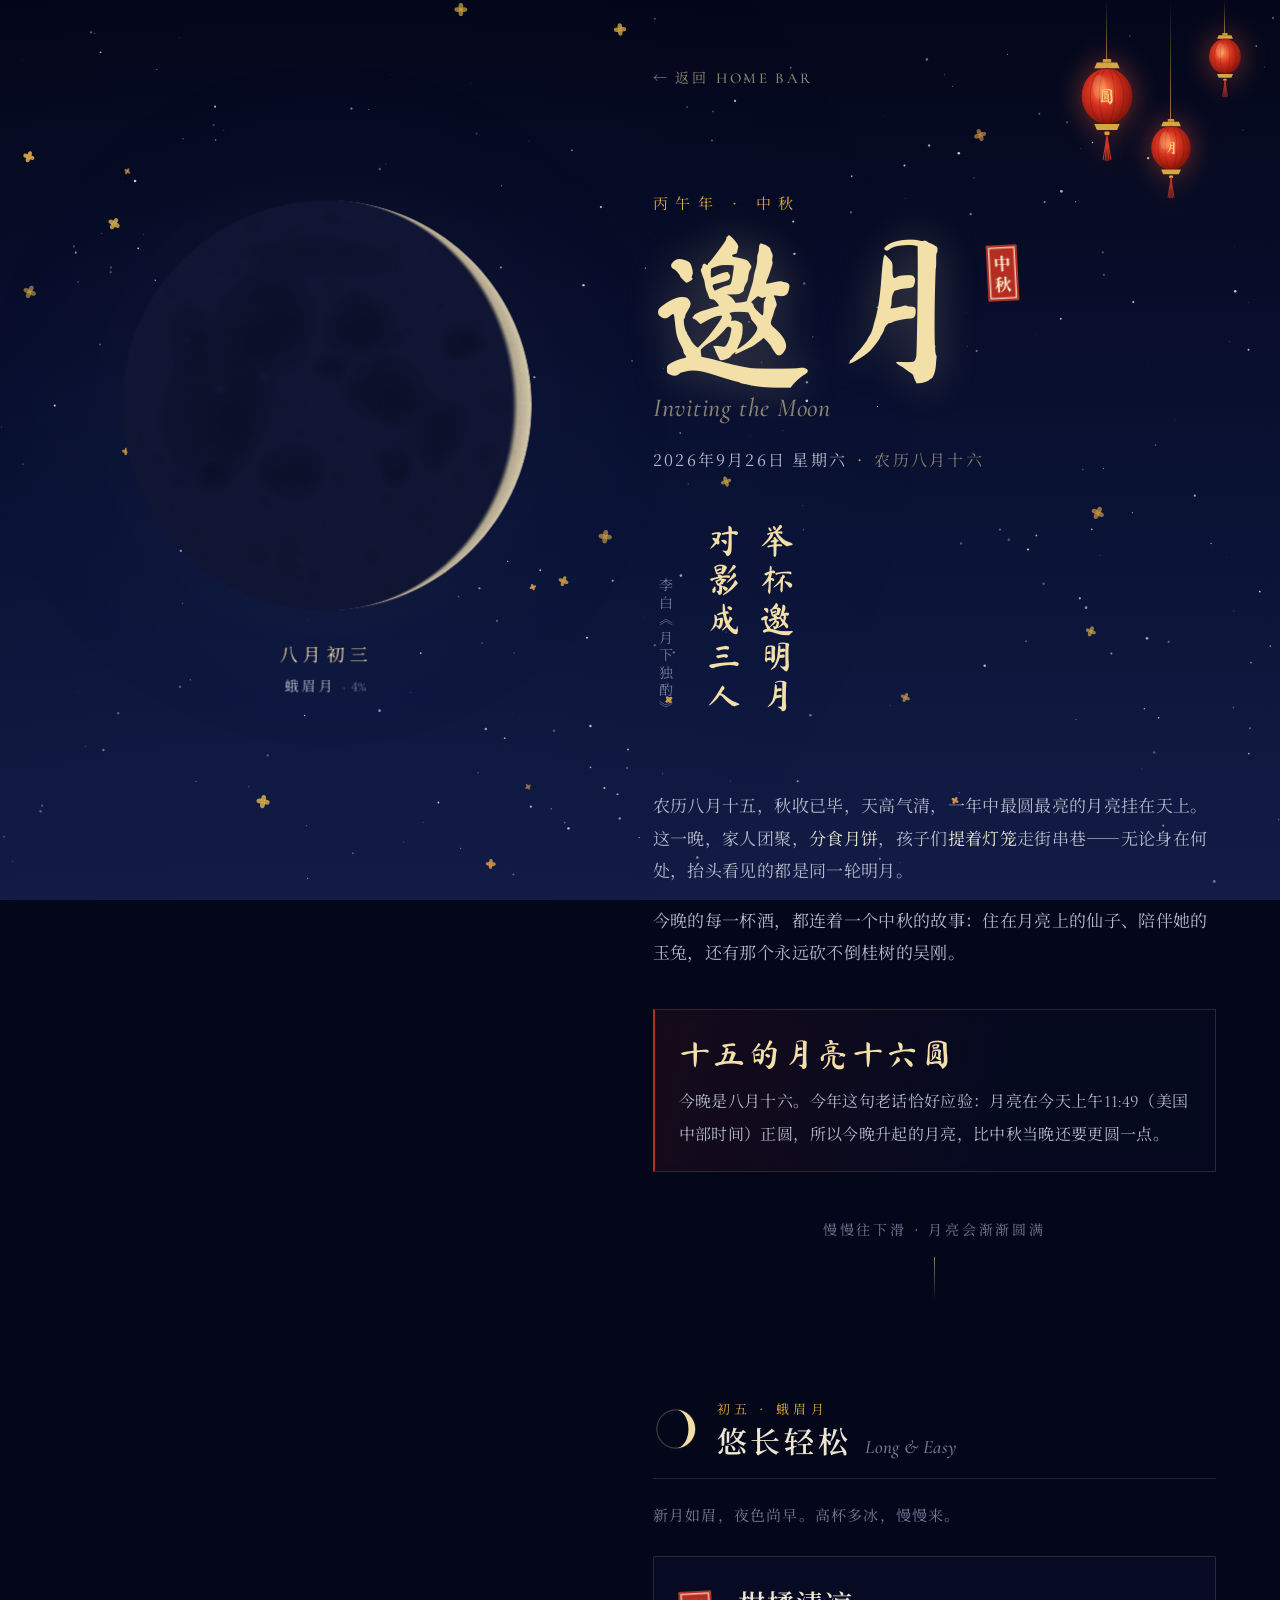
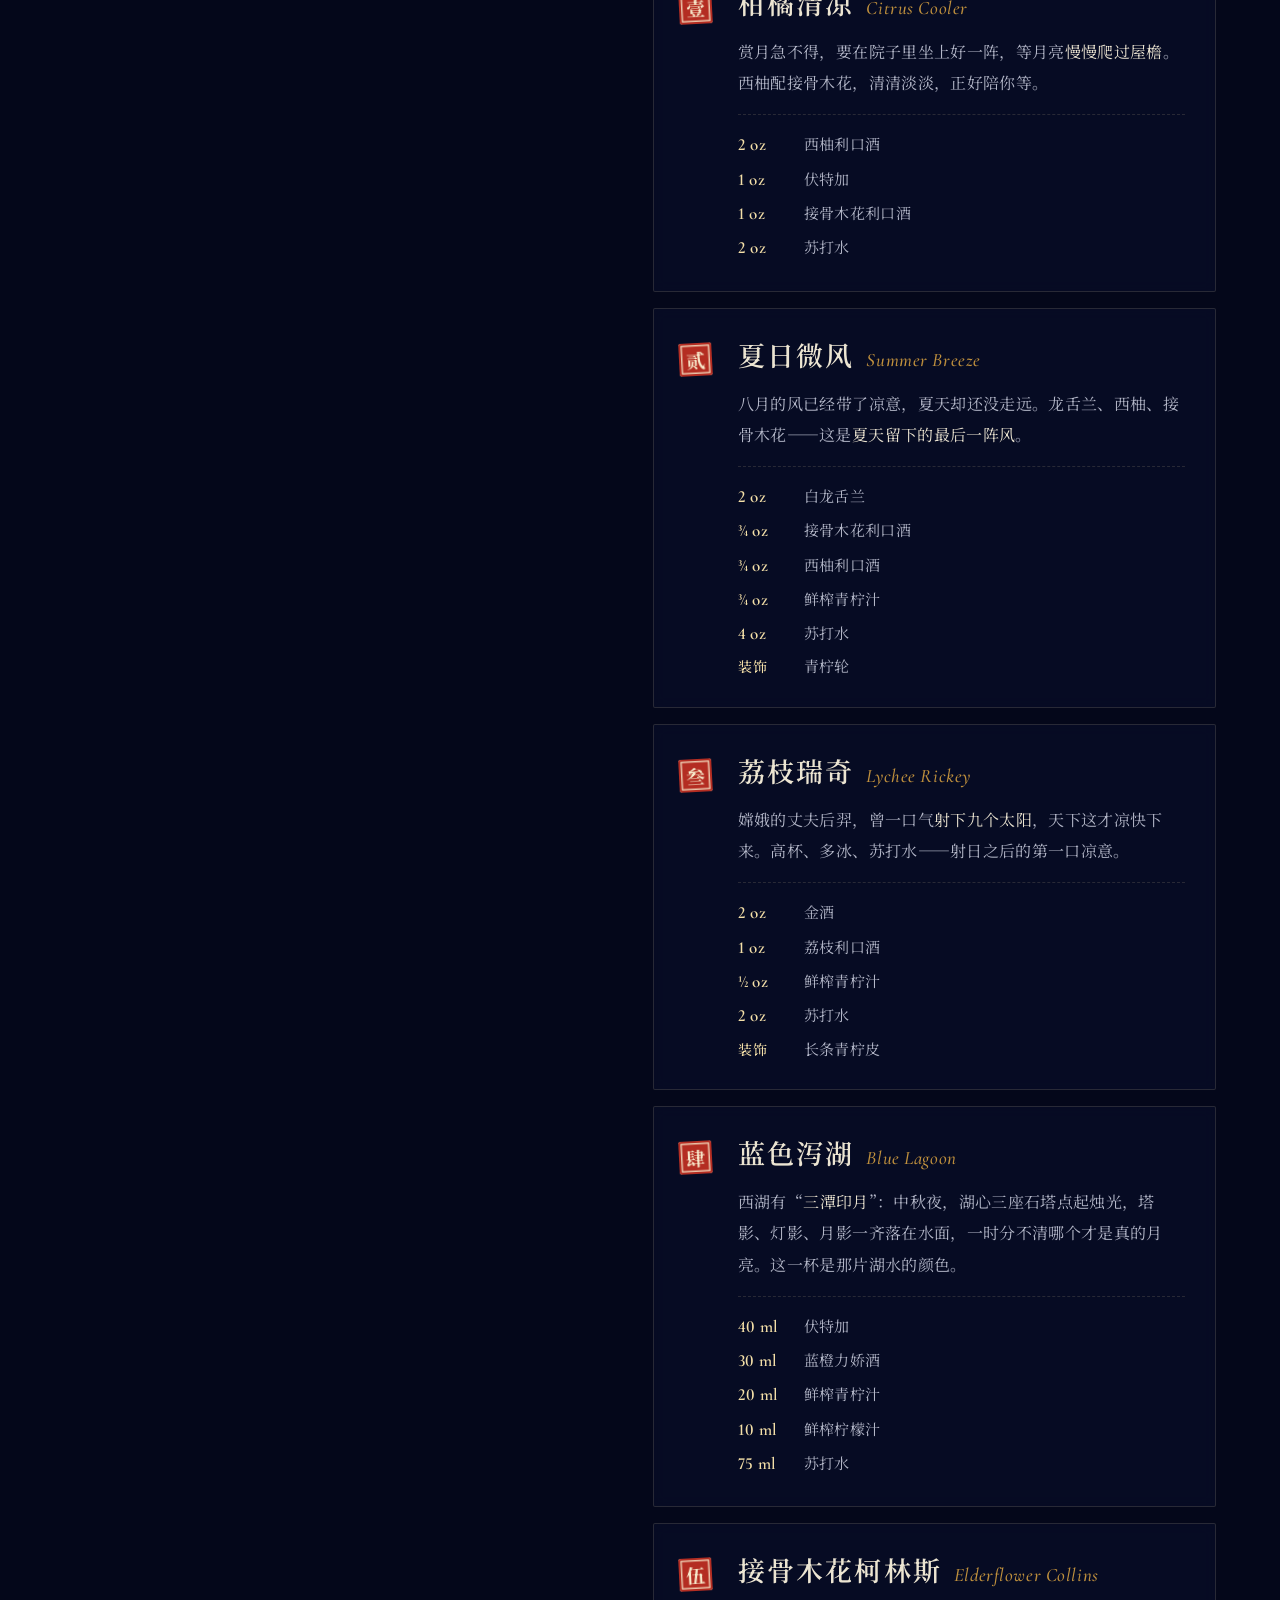
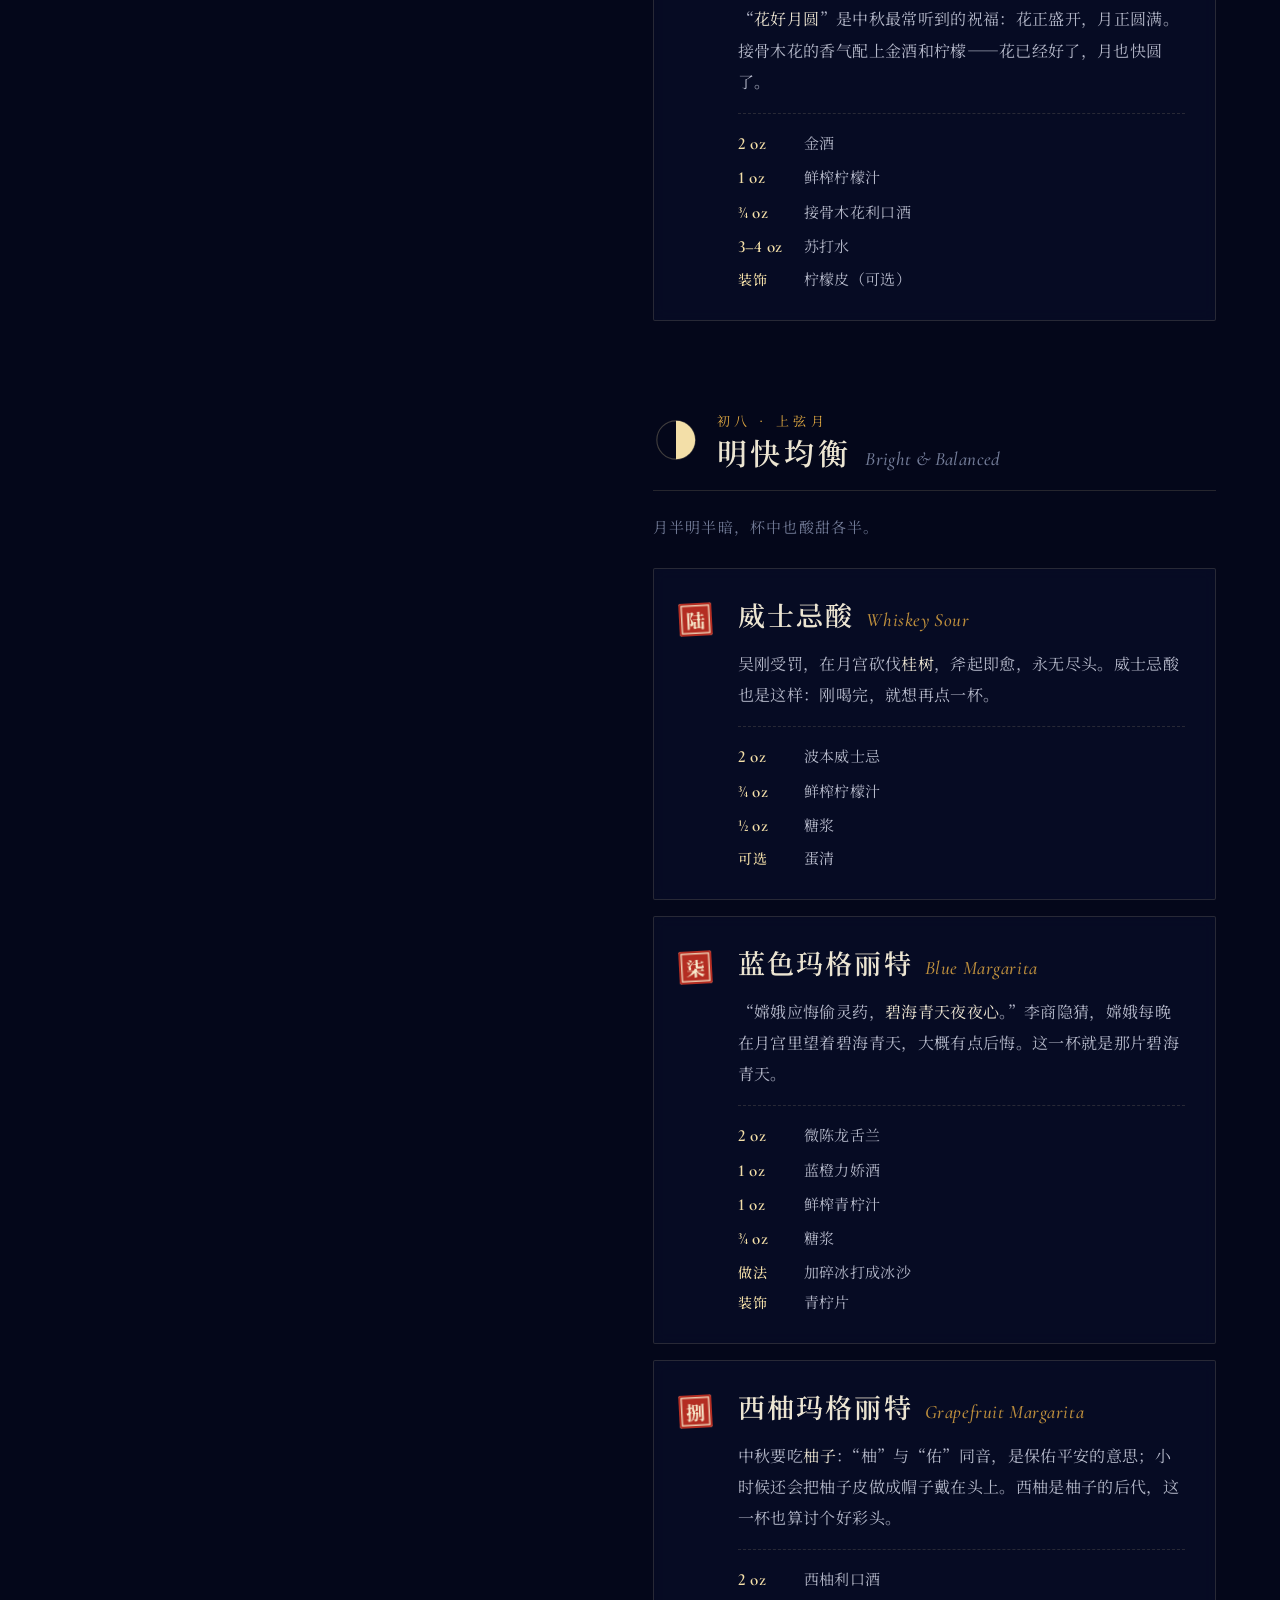
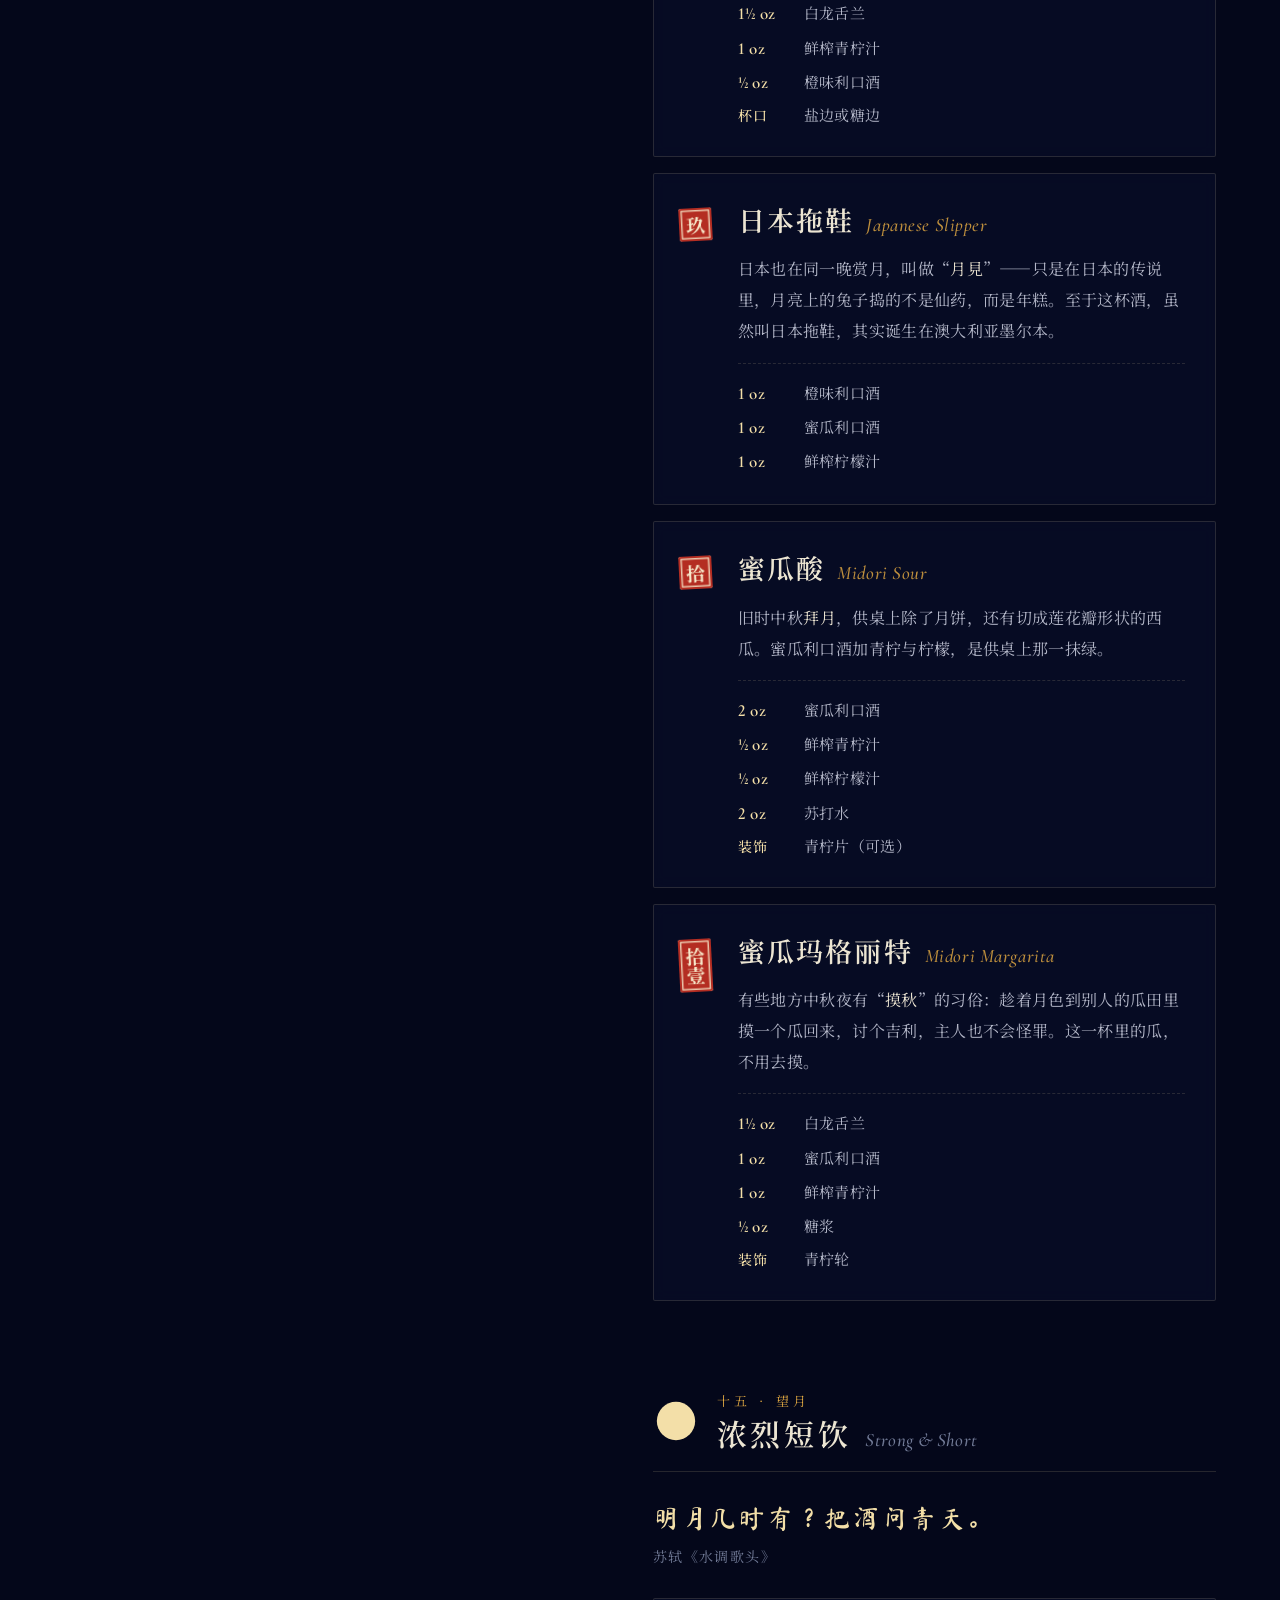
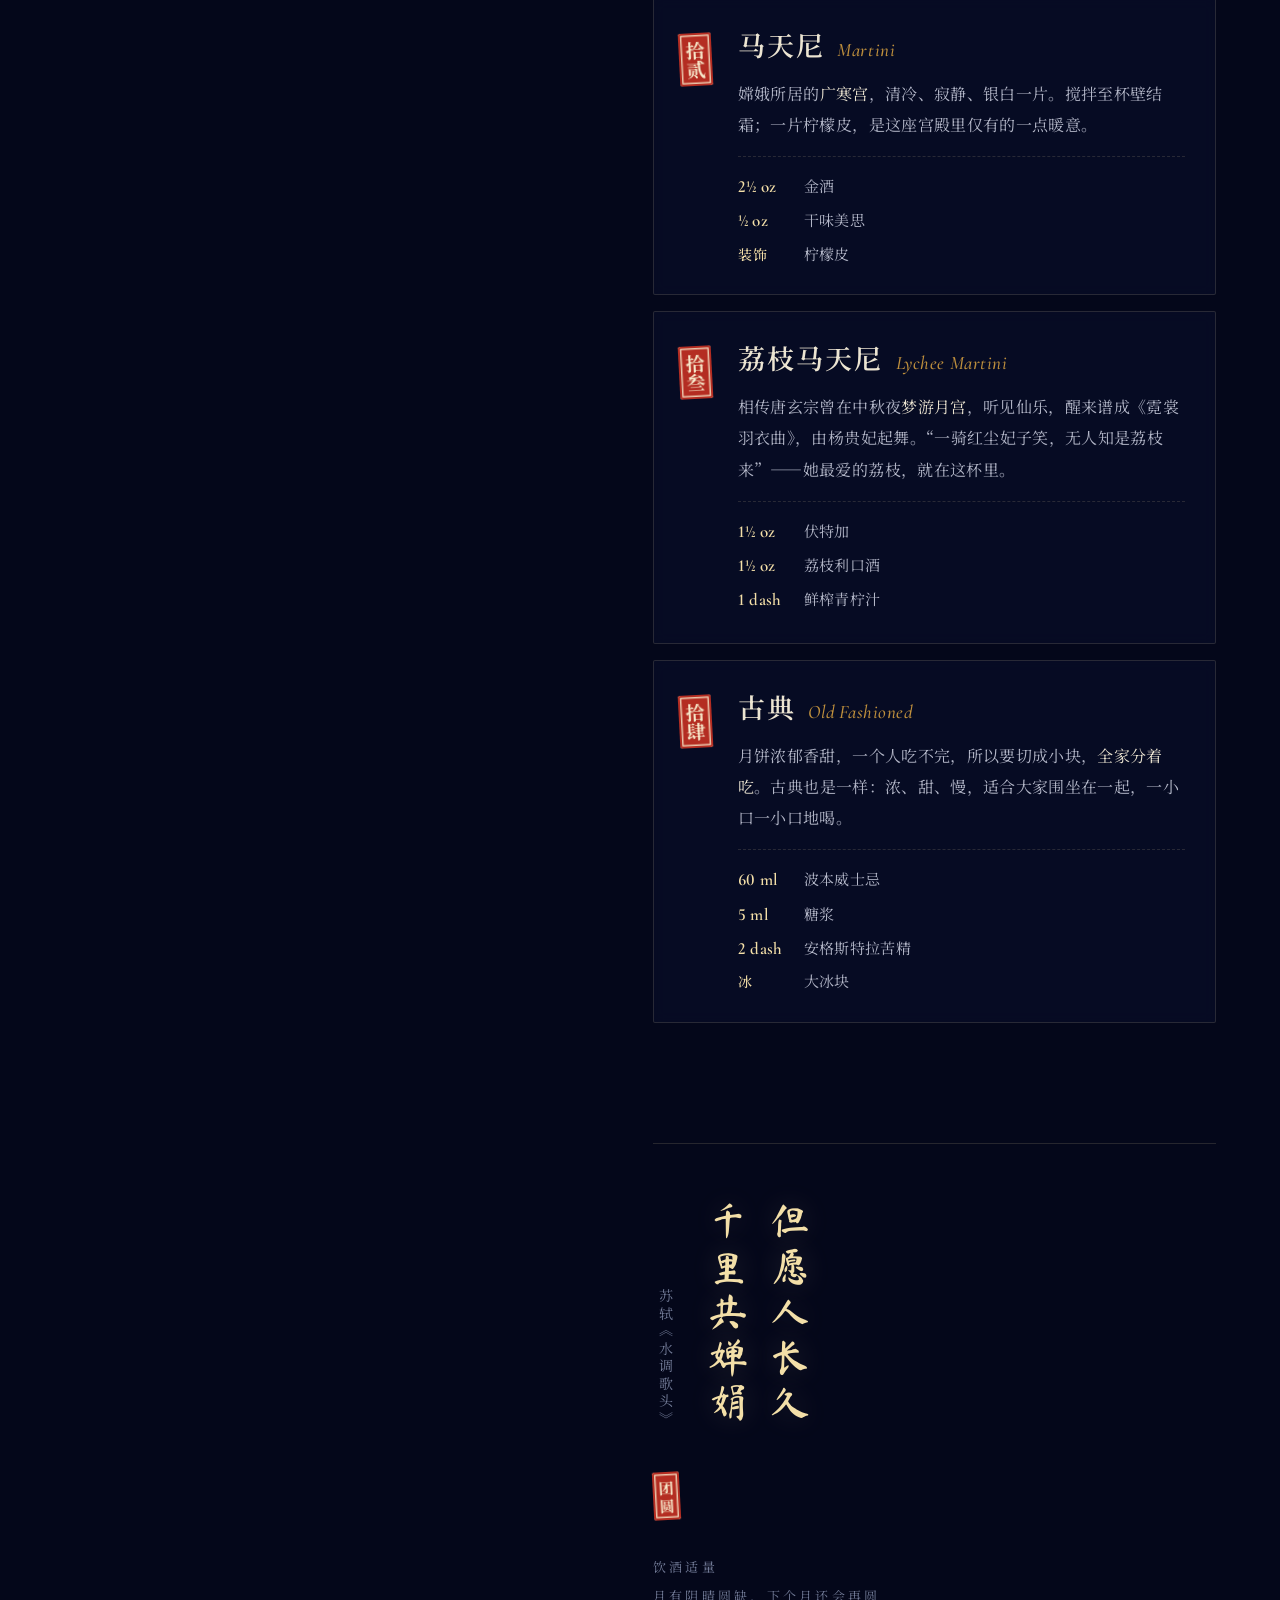
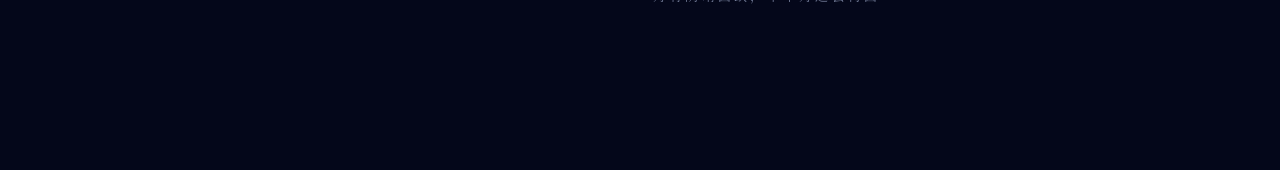
<file: mid-autumn-bar-menu.html>
<!DOCTYPE html>
<html lang="zh-CN">
<head>
<meta charset="UTF-8">
<meta name="viewport" content="width=device-width, initial-scale=1.0">
<title>邀月 · Inviting the Moon — 中秋酒单</title>
<meta name="description" content="中秋酒单。月亮随着滚动渐渐圆满。">
<link rel="preconnect" href="https://fonts.googleapis.com">
<link rel="preconnect" href="https://fonts.gstatic.com" crossorigin>
<link href="https://fonts.googleapis.com/css2?family=Cormorant+Garamond:ital,wght@0,400;0,500;0,600;1,400;1,500&family=Ma+Shan+Zheng&family=Noto+Serif+SC:wght@400;500;600;700&display=swap" rel="stylesheet">
<style>
  :root {
    --sky-top:    #04071A;
    --sky-mid:    #0A1234;
    --sky-low:    #121C46;
    --moon:       #F3DFA8;
    --moon-dim:   rgba(243,223,168,0.55);
    --osmanthus:  #E0A842;
    --cinnabar:   #B42D22;
    --seal-ink:   #F7E9CB;
    --text:       #ECE5D2;
    --text-mid:   #B4B8C9;
    --text-dim:   #737C98;
    --line:       rgba(243,223,168,0.14);
    --line-hl:    rgba(243,223,168,0.42);
    --card:       rgba(10,16,44,0.52);
    --card-hover: rgba(14,22,58,0.66);
    --zh:         'Noto Serif SC', 'Songti SC', 'STSong', serif;
    --brush:      'Ma Shan Zheng', 'Noto Serif SC', serif;
    --en:         'Cormorant Garamond', Georgia, serif;
    --page-top:   24px;
  }
  *, *::before, *::after { box-sizing: border-box; margin: 0; padding: 0; }

  body {
    background: var(--sky-top);
    color: var(--text);
    font-family: var(--zh);
    font-size: 17px;
    line-height: 1.9;
    letter-spacing: 0.02em;
    min-height: 100vh;
    overflow-x: hidden;
  }

  /* Secondary English: small, italic, quiet */
  .en {
    font-family: var(--en);
    font-style: italic;
    font-weight: 500;
    letter-spacing: 0.03em;
    color: var(--text-dim);
  }

  /* ── Sky layers (fixed, behind everything) ── */
  .sky-bg {
    position: fixed; inset: 0; z-index: -3;
    background: linear-gradient(180deg, var(--sky-top) 0%, var(--sky-mid) 55%, var(--sky-low) 100%);
  }
  .moonlight {
    position: fixed; inset: 0; z-index: -2; pointer-events: none;
    background: radial-gradient(circle at var(--mx, 25vw) var(--my, 45vh),
      rgba(150,170,230,0.20) 0%, rgba(90,110,180,0.08) 30%, transparent 60%);
    opacity: 0.1;
    transition: opacity 0.2s linear;
  }
  #sky {
    position: fixed; inset: 0; z-index: -1; pointer-events: none;
    width: 100%; height: 100%;
  }

  /* ── The moon ── */
  .moon-stage {
    position: fixed; left: 0; top: 0;
    z-index: 5;
    pointer-events: none;
    transform-origin: 50% 50%;
    will-change: transform;
  }
  .moon-halo {
    position: absolute; inset: -45%;
    border-radius: 50%;
    background: radial-gradient(circle,
      rgba(255,236,190,0.30) 0%, rgba(255,225,170,0.14) 28%,
      rgba(160,180,240,0.06) 46%, transparent 68%);
    opacity: 0.2;
  }
  #moon {
    position: relative;
    display: block;
    width: 100%; height: 100%;
    border-radius: 50%;
  }
  #moon.fallback {
    background: radial-gradient(circle closest-side, #F6E6BC 0 97%, transparent 100%);
  }
  .moon-caption {
    position: absolute;
    top: calc(100% + 26px);
    left: 50%;
    transform: translateX(-50%);
    text-align: center;
    white-space: nowrap;
  }
  .moon-day {
    font-size: 18px;
    letter-spacing: 0.3em;
    color: var(--moon);
  }
  .moon-phase {
    margin-top: 2px;
    font-size: 14px;
    letter-spacing: 0.2em;
    color: var(--text-mid);
  }
  .moon-phase .pct { letter-spacing: 0.04em; color: var(--text-dim); font-family: var(--en); font-size: 15px; font-variant-numeric: lining-nums tabular-nums; }

  /* ── Page column ── */
  .page {
    position: relative;
    z-index: 1;
    max-width: 560px;
    margin: 0 auto;
    padding: var(--page-top) 16px 120px;
  }

  /* ── Back link ── */
  .back-link {
    position: relative;
    z-index: 6;
    display: flex;
    width: fit-content;
    align-items: baseline;
    gap: 8px;
    font-size: 14px;
    letter-spacing: 0.2em;
    color: var(--moon);
    opacity: 0.6;
    text-decoration: none;
    transition: opacity 0.3s;
  }
  .back-link:hover { opacity: 1; }
  .back-link::before { content: '←'; letter-spacing: 0; }
  .back-link .en { font-style: normal; font-size: 15px; letter-spacing: 0.16em; text-transform: uppercase; color: inherit; }

  /* ── Lanterns ── */
  .lanterns {
    position: absolute;
    top: calc(-1 * var(--page-top));
    right: 4px;
    display: flex;
    align-items: flex-start;
    gap: 10px;
    pointer-events: none;
  }
  .lantern {
    --len: 40px;
    width: 40px;
    transform-origin: 50% 0;
    animation: swing 5.5s ease-in-out infinite alternate;
  }
  .lantern::before {
    content: '';
    display: block;
    width: 1px;
    height: var(--len);
    margin: 0 auto;
    background: linear-gradient(rgba(224,168,66,0), rgba(224,168,66,0.7));
  }
  .lantern svg {
    display: block;
    width: 100%;
    height: auto;
    margin-top: -1px;
    filter: drop-shadow(0 0 14px rgba(255,96,48,0.45));
  }
  .lantern:nth-child(2) { --len: 78px; width: 32px; animation-duration: 6.8s; animation-delay: -2s; }
  .lantern:nth-child(3) { --len: 22px; width: 26px; animation-duration: 4.9s; animation-delay: -3.4s; }
  @keyframes swing {
    from { transform: rotate(-3.5deg); }
    to   { transform: rotate(3.5deg); }
  }

  /* ── Hero ── */
  .hero {
    position: relative;
    text-align: center;
    padding-bottom: 56px;
  }
  .moon-spacer {
    width: min(72vw, 42vh, 340px);
    height: min(72vw, 42vh, 340px);
    width: min(72vw, 42svh, 340px);
    height: min(72vw, 42svh, 340px);
    margin: 36px auto 96px;
  }
  .eyebrow {
    font-size: 15px;
    letter-spacing: 0.5em;
    color: var(--osmanthus);
    margin-bottom: 14px;
  }
  .title { font-weight: 400; line-height: 1; }
  .title-row {
    display: inline-flex;
    align-items: flex-start;
    gap: 14px;
  }
  .title-zh {
    font-family: var(--brush);
    font-size: clamp(96px, 28vw, 160px);
    line-height: 0.95;
    color: var(--moon);
    text-shadow: 0 0 40px rgba(243,223,168,0.25);
  }
  .title-en {
    display: block;
    margin-top: 12px;
    font-size: clamp(20px, 5vw, 26px);
    color: var(--moon-dim);
  }
  .seal {
    display: inline-block;
    writing-mode: vertical-rl;
    font-family: var(--zh);
    font-weight: 700;
    line-height: 1;
    color: var(--seal-ink);
    background: var(--cinnabar);
    border-radius: 3px;
    box-shadow: inset 0 0 0 2px var(--cinnabar), inset 0 0 0 3.5px rgba(247,233,203,0.8);
    transform: rotate(-3deg);
  }
  .title-seal { font-size: 17px; letter-spacing: 4px; padding: 9px 7px 5px; margin-top: 14px; }
  .date {
    margin-top: 24px;
    font-size: 16px;
    letter-spacing: 0.14em;
    color: var(--text-mid);
  }
  .date span { display: block; }
  .date .lunar { color: var(--moon-dim); }

  /* Verse: vertical, read right to left */
  .verse {
    display: flex;
    justify-content: center;
    align-items: flex-end;
    gap: 18px;
    margin: 48px auto 0;
  }
  .verse-zh {
    writing-mode: vertical-rl;
    font-family: var(--brush);
    font-size: 34px;
    line-height: 1.55;
    letter-spacing: 0.14em;
    color: var(--moon);
  }
  .verse-attr {
    writing-mode: vertical-rl;
    font-size: 14px;
    letter-spacing: 0.25em;
    color: var(--text-dim);
  }

  /* ── Intro ── */
  .intro {
    margin-bottom: 96px;
    font-size: 17px;
    color: var(--text-mid);
  }
  .intro p + p { margin-top: 18px; }
  .intro em { font-style: normal; color: var(--text); }
  .tonight {
    margin: 40px 0 0;
    padding: 24px 24px 22px;
    border: 1px solid var(--line);
    border-left: 2px solid var(--cinnabar);
    background: linear-gradient(100deg, rgba(180,45,34,0.10), rgba(10,16,44,0.35) 60%);
    -webkit-backdrop-filter: blur(6px);
    backdrop-filter: blur(6px);
  }
  .tonight-zh {
    display: block;
    font-family: var(--brush);
    font-size: 32px;
    line-height: 1.3;
    letter-spacing: 0.08em;
    color: var(--moon);
    margin-bottom: 10px;
  }
  .tonight p { font-size: 16px; color: var(--text-mid); }
  .tonight .num { font-family: var(--en); font-size: 1.1em; font-variant-numeric: lining-nums; }
  .scroll-hint {
    margin-top: 44px;
    text-align: center;
    font-size: 14px;
    letter-spacing: 0.2em;
    color: var(--text-dim);
  }
  .scroll-hint::after {
    content: '';
    display: block;
    width: 1px; height: 44px;
    margin: 14px auto 0;
    background: linear-gradient(var(--moon-dim), transparent);
  }

  /* ── Phase sections ── */
  .phase { margin-bottom: 88px; }
  .phase-head {
    display: flex;
    align-items: center;
    gap: 18px;
    padding-bottom: 18px;
    margin-bottom: 22px;
    border-bottom: 1px solid var(--line);
  }
  .phase-icon { width: 46px; height: 46px; flex-shrink: 0; }
  .phase-zh {
    font-size: 13px;
    letter-spacing: 0.35em;
    color: var(--osmanthus);
  }
  .phase-title {
    display: flex;
    align-items: baseline;
    flex-wrap: wrap;
    gap: 2px 14px;
    font-size: 30px;
    font-weight: 600;
    line-height: 1.3;
    letter-spacing: 0.12em;
    color: var(--text);
  }
  .phase-title .en { font-size: 19px; font-weight: 500; letter-spacing: 0.02em; }
  .phase-note {
    margin: 0 0 26px;
    font-size: 15px;
    letter-spacing: 0.08em;
    color: var(--text-dim);
  }
  .epigraph {
    margin: 0 0 28px;
    font-size: 14px;
    letter-spacing: 0.1em;
    color: var(--text-dim);
  }
  .epigraph .line {
    display: block;
    font-family: var(--brush);
    font-size: 26px;
    letter-spacing: 0.1em;
    color: var(--moon);
  }

  /* ── Drink cards ── */
  .drink {
    display: grid;
    grid-template-columns: 34px 1fr;
    gap: 18px;
    padding: 24px 22px 22px 18px;
    margin-bottom: 16px;
    background: var(--card);
    border: 1px solid var(--line);
    border-radius: 2px;
    -webkit-backdrop-filter: blur(7px);
    backdrop-filter: blur(7px);
    transition: background 0.4s ease, border-color 0.4s ease;
  }
  .drink:hover { background: var(--card-hover); border-color: var(--line-hl); }
  .drink-seal {
    font-size: 17px;
    padding: 7px 7px;
    align-self: start;
    justify-self: center;
    margin-top: 6px;
  }
  .drink-head {
    display: flex;
    align-items: baseline;
    flex-wrap: wrap;
    gap: 0 12px;
  }
  .drink-name {
    font-size: 27px;
    font-weight: 600;
    line-height: 1.35;
    letter-spacing: 0.08em;
    color: var(--text);
  }
  .drink-en {
    font-size: 19px;
    color: var(--osmanthus);
    opacity: 0.85;
  }
  .drink-desc {
    margin-top: 10px;
    font-size: 16px;
    line-height: 1.95;
    color: var(--text-mid);
  }
  .drink-desc em { font-style: normal; color: var(--text); }
  .recipe {
    list-style: none;
    margin-top: 16px;
    padding-top: 14px;
    border-top: 1px dashed var(--line);
    display: grid;
    grid-template-columns: 1fr;
    gap: 2px 20px;
    font-size: 15px;
    color: var(--text-mid);
  }
  .recipe b {
    font-family: var(--en);
    font-size: 17px;
    font-weight: 600;
    color: var(--moon);
    display: inline-block;
    min-width: 66px;
    font-variant-numeric: lining-nums;
  }
  .recipe b.zh { font-family: var(--zh); font-size: 14px; font-weight: 500; letter-spacing: 0.1em; }

  /* ── Footer ── */
  .footer {
    margin-top: 120px;
    padding-top: 56px;
    border-top: 1px solid var(--line);
    text-align: center;
  }
  .footer-verse {
    display: flex;
    justify-content: center;
    align-items: flex-end;
    gap: 18px;
  }
  .footer-verse .verse-zh { font-size: 40px; text-shadow: 0 0 30px rgba(243,223,168,0.2); }
  .footer-seal { font-size: 15px; letter-spacing: 3px; padding: 8px 6px 4px; margin: 44px 0 24px; }
  .footer-fine {
    font-size: 13px;
    letter-spacing: 0.25em;
    color: var(--text-dim);
    line-height: 2.2;
  }

  /* ── Desktop: moon owns the left half, menu scrolls on the right ── */
  @media (min-width: 960px) {
    :root { --page-top: 64px; }
    .page {
      max-width: none;
      width: min(600px, 44vw);
      margin: 0 0 0 51vw;
      padding: var(--page-top) 0 160px;
    }
    .moon-spacer { display: none; }
    .hero { text-align: left; padding-bottom: 72px; }
    .hero .back-link { margin-bottom: 96px; }
    .date span { display: inline; }
    .date span + span::before { content: '·'; margin: 0 10px; color: var(--osmanthus); }
    .verse { justify-content: flex-start; }
    .lanterns { right: -2vw; gap: 16px; }
    .lantern { width: 54px; --len: 60px; }
    .lantern:nth-child(2) { width: 42px; --len: 120px; }
    .lantern:nth-child(3) { width: 34px; --len: 34px; }
    .drink { grid-template-columns: 40px 1fr; gap: 22px; padding: 28px 30px 26px 22px; }
    .drink-seal { font-size: 19px; }
    .footer { text-align: left; }
    .footer-verse { justify-content: flex-start; }
  }

  /* Two recipe columns only once the menu column is wide enough for long names */
  @media (min-width: 1360px) {
    .recipe { grid-template-columns: 1fr 1fr; }
  }

  @media (prefers-reduced-motion: reduce) {
    .lantern { animation: none; }
  }
</style>
</head>
<body>

<div class="sky-bg"></div>
<div class="moonlight"></div>
<canvas id="sky" aria-hidden="true"></canvas>

<!-- The moon: rendered per-pixel in JS, waxes with scroll position. -->
<div class="moon-stage" aria-hidden="true">
  <div class="moon-halo"></div>
  <canvas id="moon" class="fallback"></canvas>
  <div class="moon-caption">
    <div class="moon-day">八月初三</div>
    <div class="moon-phase">蛾眉月 <span class="pct">· 4%</span></div>
  </div>
</div>

<!-- Shared lantern artwork -->
<svg width="0" height="0" style="position:absolute" aria-hidden="true">
  <defs>
    <radialGradient id="lanternBody" cx="0.42" cy="0.4" r="0.66">
      <stop offset="0"    stop-color="#FF9152"/>
      <stop offset="0.45" stop-color="#D5301E"/>
      <stop offset="1"    stop-color="#7A1109"/>
    </radialGradient>
    <symbol id="lantern" viewBox="0 0 64 122">
      <rect x="27" y="0" width="10" height="4" rx="1" fill="#C99A3A"/>
      <path d="M20 4 H44 L47 11 H17 Z" fill="#D6A640"/>
      <ellipse cx="32" cy="44" rx="30" ry="33" fill="url(#lanternBody)"/>
      <ellipse cx="32" cy="44" rx="20" ry="33" fill="none" stroke="rgba(90,8,4,0.35)" stroke-width="1"/>
      <ellipse cx="32" cy="44" rx="9"  ry="33" fill="none" stroke="rgba(90,8,4,0.3)"  stroke-width="1"/>
      <ellipse cx="23" cy="33" rx="8"  ry="14" fill="rgba(255,225,170,0.16)"/>
      <path d="M17 77 H47 L44 84 H20 Z" fill="#D6A640"/>
      <rect x="29" y="86" width="6" height="4" rx="1" fill="#D6A640"/>
      <g stroke="#C8352A" stroke-width="1.2" stroke-linecap="round">
        <path d="M32 90 L27.5 119 M32 90 L29.8 120 M32 90 L32 120.5 M32 90 L34.2 120 M32 90 L36.5 119"/>
      </g>
    </symbol>
  </defs>
</svg>

<div class="page">

  <header class="hero">
    <a href="index.html" class="back-link">返回 <span class="en" lang="en">Home Bar</span></a>

    <div class="lanterns" aria-hidden="true">
      <span class="lantern"><svg viewBox="0 0 64 122"><use href="#lantern"/><text x="32" y="52" text-anchor="middle" font-size="21" fill="#F6D27A" font-family="Ma Shan Zheng, serif">圆</text></svg></span>
      <span class="lantern"><svg viewBox="0 0 64 122"><use href="#lantern"/><text x="32" y="52" text-anchor="middle" font-size="21" fill="#F6D27A" font-family="Ma Shan Zheng, serif">月</text></svg></span>
      <span class="lantern"><svg viewBox="0 0 64 122"><use href="#lantern"/></svg></span>
    </div>

    <div class="moon-spacer"></div>

    <p class="eyebrow">丙午年 · 中秋</p>
    <h1 class="title">
      <span class="title-row">
        <span class="title-zh">邀月</span>
        <span class="seal title-seal">中秋</span>
      </span>
      <span class="title-en en" lang="en">Inviting the Moon</span>
    </h1>
    <p class="date"><span>2026年9月26日 星期六</span><span class="lunar">农历八月十六</span></p>

    <figure class="verse">
      <figcaption class="verse-attr">李白《月下独酌》</figcaption>
      <blockquote class="verse-zh">举杯邀明月<br>对影成三人</blockquote>
    </figure>
  </header>

  <section class="intro">
    <p>农历八月十五，秋收已毕，天高气清，一年中最圆最亮的月亮挂在天上。这一晚，家人团聚，<em>分食月饼</em>，孩子们<em>提着灯笼</em>走街串巷——无论身在何处，抬头看见的都是同一轮明月。
    </p>
    <p>今晚的每一杯酒，都连着一个中秋的故事：住在月亮上的仙子、陪伴她的玉兔，还有那个永远砍不倒桂树的吴刚。
    </p>

    <aside class="tonight">
      <span class="tonight-zh">十五的月亮十六圆</span>
      <p>今晚是八月十六。今年这句老话恰好应验：月亮在今天上午<span class="num">11:49</span>（美国中部时间）正圆，所以今晚升起的月亮，比中秋当晚还要更圆一点。
      </p>
    </aside>

    <p class="scroll-hint">慢慢往下滑 · 月亮会渐渐圆满</p>
  </section>

  <!--
    DRINKS — generated from one list; classic names in Chinese + English.
    Recipes mirror cocktails.db (aliases context: "Inviting the Moon menu").
  -->

  <!-- ── 蛾眉 · Crescent — Long & Easy ── -->
  <section class="phase" data-day="5">
    <div class="phase-head">
      <svg class="phase-icon" viewBox="0 0 24 24" aria-hidden="true">
        <circle cx="12" cy="12" r="10" fill="none" stroke="rgba(243,223,168,0.25)" stroke-width="0.6"/>
        <path d="M12 2 A10 10 0 0 1 12 22 A6.5 10 0 0 0 12 2 Z" fill="#F3DFA8"/>
      </svg>
      <div>
        <div class="phase-zh">初五 · 蛾眉月</div>
        <h2 class="phase-title">悠长轻松 <span class="en" lang="en">Long &amp; Easy</span></h2>
      </div>
    </div>
    <p class="phase-note">新月如眉，夜色尚早。高杯多冰，慢慢来。</p>

    <article class="drink">
      <span class="seal drink-seal" aria-hidden="true">壹</span>
      <div>
        <div class="drink-head">
          <h3 class="drink-name">柑橘清凉</h3>
          <span class="drink-en en" lang="en">Citrus Cooler</span>
        </div>
        <p class="drink-desc">赏月急不得，要在院子里坐上好一阵，等月亮<em>慢慢爬过屋檐</em>。西柚配接骨木花，清清淡淡，正好陪你等。</p>
        <ul class="recipe">
          <li><b>2 oz</b>西柚利口酒</li>
          <li><b>1 oz</b>伏特加</li>
          <li><b>1 oz</b>接骨木花利口酒</li>
          <li><b>2 oz</b>苏打水</li>
        </ul>
      </div>
    </article>

    <article class="drink">
      <span class="seal drink-seal" aria-hidden="true">贰</span>
      <div>
        <div class="drink-head">
          <h3 class="drink-name">夏日微风</h3>
          <span class="drink-en en" lang="en">Summer Breeze</span>
        </div>
        <p class="drink-desc">八月的风已经带了凉意，夏天却还没走远。龙舌兰、西柚、接骨木花——这是<em>夏天留下的最后一阵风</em>。</p>
        <ul class="recipe">
          <li><b>2 oz</b>白龙舌兰</li>
          <li><b>¾ oz</b>接骨木花利口酒</li>
          <li><b>¾ oz</b>西柚利口酒</li>
          <li><b>¾ oz</b>鲜榨青柠汁</li>
          <li><b>4 oz</b>苏打水</li>
          <li><b class="zh">装饰</b>青柠轮</li>
        </ul>
      </div>
    </article>

    <article class="drink">
      <span class="seal drink-seal" aria-hidden="true">叁</span>
      <div>
        <div class="drink-head">
          <h3 class="drink-name">荔枝瑞奇</h3>
          <span class="drink-en en" lang="en">Lychee Rickey</span>
        </div>
        <p class="drink-desc">嫦娥的丈夫后羿，曾一口气<em>射下九个太阳</em>，天下这才凉快下来。高杯、多冰、苏打水——射日之后的第一口凉意。</p>
        <ul class="recipe">
          <li><b>2 oz</b>金酒</li>
          <li><b>1 oz</b>荔枝利口酒</li>
          <li><b>½ oz</b>鲜榨青柠汁</li>
          <li><b>2 oz</b>苏打水</li>
          <li><b class="zh">装饰</b>长条青柠皮</li>
        </ul>
      </div>
    </article>

    <article class="drink">
      <span class="seal drink-seal" aria-hidden="true">肆</span>
      <div>
        <div class="drink-head">
          <h3 class="drink-name">蓝色泻湖</h3>
          <span class="drink-en en" lang="en">Blue Lagoon</span>
        </div>
        <p class="drink-desc">西湖有“<em>三潭印月</em>”：中秋夜，湖心三座石塔点起烛光，塔影、灯影、月影一齐落在水面，一时分不清哪个才是真的月亮。这一杯是那片湖水的颜色。</p>
        <ul class="recipe">
          <li><b>40 ml</b>伏特加</li>
          <li><b>30 ml</b>蓝橙力娇酒</li>
          <li><b>20 ml</b>鲜榨青柠汁</li>
          <li><b>10 ml</b>鲜榨柠檬汁</li>
          <li><b>75 ml</b>苏打水</li>
        </ul>
      </div>
    </article>

    <article class="drink">
      <span class="seal drink-seal" aria-hidden="true">伍</span>
      <div>
        <div class="drink-head">
          <h3 class="drink-name">接骨木花柯林斯</h3>
          <span class="drink-en en" lang="en">Elderflower Collins</span>
        </div>
        <p class="drink-desc">“<em>花好月圆</em>”是中秋最常听到的祝福：花正盛开，月正圆满。接骨木花的香气配上金酒和柠檬——花已经好了，月也快圆了。</p>
        <ul class="recipe">
          <li><b>2 oz</b>金酒</li>
          <li><b>1 oz</b>鲜榨柠檬汁</li>
          <li><b>¾ oz</b>接骨木花利口酒</li>
          <li><b>3–4 oz</b>苏打水</li>
          <li><b class="zh">装饰</b>柠檬皮（可选）</li>
        </ul>
      </div>
    </article>
  </section>

  <!-- ── 上弦 · First Quarter — Bright & Balanced ── -->
  <section class="phase" data-day="8.4">
    <div class="phase-head">
      <svg class="phase-icon" viewBox="0 0 24 24" aria-hidden="true">
        <circle cx="12" cy="12" r="10" fill="none" stroke="rgba(243,223,168,0.25)" stroke-width="0.6"/>
        <path d="M12 2 A10 10 0 0 1 12 22 Z" fill="#F3DFA8"/>
      </svg>
      <div>
        <div class="phase-zh">初八 · 上弦月</div>
        <h2 class="phase-title">明快均衡 <span class="en" lang="en">Bright &amp; Balanced</span></h2>
      </div>
    </div>
    <p class="phase-note">月半明半暗，杯中也酸甜各半。</p>

    <article class="drink">
      <span class="seal drink-seal" aria-hidden="true">陆</span>
      <div>
        <div class="drink-head">
          <h3 class="drink-name">威士忌酸</h3>
          <span class="drink-en en" lang="en">Whiskey Sour</span>
        </div>
        <p class="drink-desc">吴刚受罚，在月宫砍伐<em>桂树</em>，斧起即愈，永无尽头。威士忌酸也是这样：刚喝完，就想再点一杯。</p>
        <ul class="recipe">
          <li><b>2 oz</b>波本威士忌</li>
          <li><b>¾ oz</b>鲜榨柠檬汁</li>
          <li><b>½ oz</b>糖浆</li>
          <li><b class="zh">可选</b>蛋清</li>
        </ul>
      </div>
    </article>

    <article class="drink">
      <span class="seal drink-seal" aria-hidden="true">柒</span>
      <div>
        <div class="drink-head">
          <h3 class="drink-name">蓝色玛格丽特</h3>
          <span class="drink-en en" lang="en">Blue Margarita</span>
        </div>
        <p class="drink-desc">“嫦娥应悔偷灵药，<em>碧海青天夜夜心</em>。”李商隐猜，嫦娥每晚在月宫里望着碧海青天，大概有点后悔。这一杯就是那片碧海青天。</p>
        <ul class="recipe">
          <li><b>2 oz</b>微陈龙舌兰</li>
          <li><b>1 oz</b>蓝橙力娇酒</li>
          <li><b>1 oz</b>鲜榨青柠汁</li>
          <li><b>¾ oz</b>糖浆</li>
          <li><b class="zh">做法</b>加碎冰打成冰沙</li>
          <li><b class="zh">装饰</b>青柠片</li>
        </ul>
      </div>
    </article>

    <article class="drink">
      <span class="seal drink-seal" aria-hidden="true">捌</span>
      <div>
        <div class="drink-head">
          <h3 class="drink-name">西柚玛格丽特</h3>
          <span class="drink-en en" lang="en">Grapefruit Margarita</span>
        </div>
        <p class="drink-desc">中秋要吃<em>柚子</em>：“柚”与“佑”同音，是保佑平安的意思；小时候还会把柚子皮做成帽子戴在头上。西柚是柚子的后代，这一杯也算讨个好彩头。</p>
        <ul class="recipe">
          <li><b>2 oz</b>西柚利口酒</li>
          <li><b>1½ oz</b>白龙舌兰</li>
          <li><b>1 oz</b>鲜榨青柠汁</li>
          <li><b>½ oz</b>橙味利口酒</li>
          <li><b class="zh">杯口</b>盐边或糖边</li>
        </ul>
      </div>
    </article>

    <article class="drink">
      <span class="seal drink-seal" aria-hidden="true">玖</span>
      <div>
        <div class="drink-head">
          <h3 class="drink-name">日本拖鞋</h3>
          <span class="drink-en en" lang="en">Japanese Slipper</span>
        </div>
        <p class="drink-desc">日本也在同一晚赏月，叫做“<em>月見</em>”——只是在日本的传说里，月亮上的兔子捣的不是仙药，而是年糕。至于这杯酒，虽然叫日本拖鞋，其实诞生在澳大利亚墨尔本。</p>
        <ul class="recipe">
          <li><b>1 oz</b>橙味利口酒</li>
          <li><b>1 oz</b>蜜瓜利口酒</li>
          <li><b>1 oz</b>鲜榨柠檬汁</li>
        </ul>
      </div>
    </article>

    <article class="drink">
      <span class="seal drink-seal" aria-hidden="true">拾</span>
      <div>
        <div class="drink-head">
          <h3 class="drink-name">蜜瓜酸</h3>
          <span class="drink-en en" lang="en">Midori Sour</span>
        </div>
        <p class="drink-desc">旧时中秋<em>拜月</em>，供桌上除了月饼，还有切成莲花瓣形状的西瓜。蜜瓜利口酒加青柠与柠檬，是供桌上那一抹绿。</p>
        <ul class="recipe">
          <li><b>2 oz</b>蜜瓜利口酒</li>
          <li><b>½ oz</b>鲜榨青柠汁</li>
          <li><b>½ oz</b>鲜榨柠檬汁</li>
          <li><b>2 oz</b>苏打水</li>
          <li><b class="zh">装饰</b>青柠片（可选）</li>
        </ul>
      </div>
    </article>

    <article class="drink">
      <span class="seal drink-seal" aria-hidden="true">拾壹</span>
      <div>
        <div class="drink-head">
          <h3 class="drink-name">蜜瓜玛格丽特</h3>
          <span class="drink-en en" lang="en">Midori Margarita</span>
        </div>
        <p class="drink-desc">有些地方中秋夜有“<em>摸秋</em>”的习俗：趁着月色到别人的瓜田里摸一个瓜回来，讨个吉利，主人也不会怪罪。这一杯里的瓜，不用去摸。</p>
        <ul class="recipe">
          <li><b>1½ oz</b>白龙舌兰</li>
          <li><b>1 oz</b>蜜瓜利口酒</li>
          <li><b>1 oz</b>鲜榨青柠汁</li>
          <li><b>½ oz</b>糖浆</li>
          <li><b class="zh">装饰</b>青柠轮</li>
        </ul>
      </div>
    </article>
  </section>

  <!-- ── 望 · Full Moon — Strong & Short ── -->
  <section class="phase" data-day="12.5">
    <div class="phase-head">
      <svg class="phase-icon" viewBox="0 0 24 24" aria-hidden="true">
        <circle cx="12" cy="12" r="10" fill="#F3DFA8"/>
      </svg>
      <div>
        <div class="phase-zh">十五 · 望月</div>
        <h2 class="phase-title">浓烈短饮 <span class="en" lang="en">Strong &amp; Short</span></h2>
      </div>
    </div>
    <p class="epigraph">
      <span class="line">明月几时有？把酒问青天。</span>
      苏轼《水调歌头》
    </p>

    <article class="drink">
      <span class="seal drink-seal" aria-hidden="true">拾贰</span>
      <div>
        <div class="drink-head">
          <h3 class="drink-name">马天尼</h3>
          <span class="drink-en en" lang="en">Martini</span>
        </div>
        <p class="drink-desc">嫦娥所居的<em>广寒宫</em>，清冷、寂静、银白一片。搅拌至杯壁结霜；一片柠檬皮，是这座宫殿里仅有的一点暖意。</p>
        <ul class="recipe">
          <li><b>2½ oz</b>金酒</li>
          <li><b>½ oz</b>干味美思</li>
          <li><b class="zh">装饰</b>柠檬皮</li>
        </ul>
      </div>
    </article>

    <article class="drink">
      <span class="seal drink-seal" aria-hidden="true">拾叁</span>
      <div>
        <div class="drink-head">
          <h3 class="drink-name">荔枝马天尼</h3>
          <span class="drink-en en" lang="en">Lychee Martini</span>
        </div>
        <p class="drink-desc">相传唐玄宗曾在中秋夜<em>梦游月宫</em>，听见仙乐，醒来谱成《霓裳羽衣曲》，由杨贵妃起舞。“一骑红尘妃子笑，无人知是荔枝来”——她最爱的荔枝，就在这杯里。</p>
        <ul class="recipe">
          <li><b>1½ oz</b>伏特加</li>
          <li><b>1½ oz</b>荔枝利口酒</li>
          <li><b>1 dash</b>鲜榨青柠汁</li>
        </ul>
      </div>
    </article>

    <article class="drink">
      <span class="seal drink-seal" aria-hidden="true">拾肆</span>
      <div>
        <div class="drink-head">
          <h3 class="drink-name">古典</h3>
          <span class="drink-en en" lang="en">Old Fashioned</span>
        </div>
        <p class="drink-desc">月饼浓郁香甜，一个人吃不完，所以要切成小块，<em>全家分着吃</em>。古典也是一样：浓、甜、慢，适合大家围坐在一起，一小口一小口地喝。</p>
        <ul class="recipe">
          <li><b>60 ml</b>波本威士忌</li>
          <li><b>5 ml</b>糖浆</li>
          <li><b>2 dash</b>安格斯特拉苦精</li>
          <li><b class="zh">冰</b>大冰块</li>
        </ul>
      </div>
    </article>
  </section>

  <footer class="footer" data-day="15">
    <div class="footer-verse">
      <span class="verse-attr">苏轼《水调歌头》</span>
      <span class="verse-zh">但愿人长久<br>千里共婵娟</span>
    </div>
    <span class="seal footer-seal" aria-hidden="true">团圆</span>
    <p class="footer-fine">饮酒适量<br>月有阴晴圆缺，下个月还会再圆</p>
  </footer>

</div>

<script>
(() => {
  const reduceMotion = matchMedia('(prefers-reduced-motion: reduce)').matches;
  const clamp = (v, a = 0, b = 1) => v < a ? a : v > b ? b : v;
  const lerp = (a, b, t) => a + (b - a) * t;
  const easeInOut = t => t < 0.5 ? 4 * t * t * t : 1 - Math.pow(-2 * t + 2, 3) / 2;
  const SYNODIC = 29.530589;

  const stage   = document.querySelector('.moon-stage');
  const halo    = document.querySelector('.moon-halo');
  const caption = document.querySelector('.moon-caption');
  const dayEl   = document.querySelector('.moon-day');
  const phaseEl = document.querySelector('.moon-phase');
  const spacer  = document.querySelector('.moon-spacer');
  const light   = document.querySelector('.moonlight');
  const root    = document.documentElement;

  /* ───────── Moon texture + per-pixel lighting ───────── */

  function mulberry32(a) {
    return () => {
      a |= 0; a = a + 0x6D2B79F5 | 0;
      let t = Math.imul(a ^ a >>> 15, 1 | a);
      t = t + Math.imul(t ^ t >>> 7, 61 | t) ^ t;
      return ((t ^ t >>> 14) >>> 0) / 4294967296;
    };
  }

  // Maria as [x, y, rx, ry, darkness, rotation] in unit-disk coords (north up).
  // Roughly where the real ones are — which is also where the Jade Rabbit lives.
  const MARIA = [
    [-0.52, -0.02, 0.26, 0.42, 0.40,  0.20], // Oceanus Procellarum
    [-0.66, -0.30, 0.10, 0.18, 0.28,  0.00],
    [-0.30, -0.42, 0.26, 0.22, 0.46, -0.30], // Imbrium
    [ 0.16, -0.40, 0.15, 0.15, 0.48,  0.00], // Serenitatis
    [ 0.30, -0.08, 0.20, 0.17, 0.46,  0.40], // Tranquillitatis
    [ 0.66, -0.30, 0.10, 0.08, 0.52,  0.00], // Crisium
    [ 0.55,  0.14, 0.12, 0.17, 0.40,  0.30], // Fecunditatis
    [ 0.34,  0.30, 0.08, 0.09, 0.38,  0.00], // Nectaris
    [-0.18,  0.32, 0.16, 0.13, 0.36,  0.00], // Nubium
    [-0.55,  0.35, 0.08, 0.08, 0.40,  0.00], // Humorum
    [-0.02, -0.72, 0.40, 0.08, 0.22,  0.05], // Frigoris
    [ 0.02, -0.18, 0.08, 0.06, 0.36,  0.00], // Vaporum
  ];

  const moonCv = document.getElementById('moon');
  const mctx = moonCv.getContext('2d');
  let N = 0, albedo, nxA, nzA, edgeA, img, lastPhi = -1;

  function buildMoon(size) {
    N = size;
    const R = N / 2;
    moonCv.width = moonCv.height = N;

    // Paint the albedo map at reduced resolution, then upscale: a free, soft blur.
    const T = Math.round(N * 0.5), TR = T / 2;
    const c = document.createElement('canvas');
    c.width = c.height = T;
    const g = c.getContext('2d');
    const rnd = mulberry32(815);

    g.fillStyle = 'rgb(232,232,232)';
    g.fillRect(0, 0, T, T);

    const blob = (x, y, rx, ry, a, rot, col = '60,58,56') => {
      g.save();
      g.translate(TR + x * TR, TR + y * TR);
      g.rotate(rot);
      g.scale(rx * TR, ry * TR);
      const grd = g.createRadialGradient(0, 0, 0, 0, 0, 1);
      grd.addColorStop(0,    `rgba(${col},${a})`);
      grd.addColorStop(0.55, `rgba(${col},${a * 0.85})`);
      grd.addColorStop(1,    `rgba(${col},0)`);
      g.fillStyle = grd;
      g.beginPath(); g.arc(0, 0, 1, 0, Math.PI * 2); g.fill();
      g.restore();
    };

    // Maria: a core plus overlapping lobes sharing its orientation, so each reads as one soft sea.
    for (const [x, y, rx, ry, a, rot] of MARIA) {
      blob(x, y, rx * 1.05, ry * 1.05, a * 0.75, rot);
      for (let i = 0; i < 7; i++) {
        const ang = rnd() * Math.PI * 2, off = 0.35 + rnd() * 0.4;
        const ox = Math.cos(ang) * rx * off, oy = Math.sin(ang) * ry * off;
        const s = 0.45 + rnd() * 0.35;
        blob(x + ox * Math.cos(rot) - oy * Math.sin(rot), y + ox * Math.sin(rot) + oy * Math.cos(rot),
             rx * s, ry * s, a * 0.28, rot);
      }
    }
    // Highland mottling: faint, large and small
    for (let i = 0; i < 260; i++) {
      const x = rnd() * 2 - 1, y = rnd() * 2 - 1;
      if (x * x + y * y > 1) continue;
      const s = 0.015 + rnd() * 0.06;
      if (rnd() < 0.55) blob(x, y, s, s, rnd() * 0.06, 0);
      else blob(x, y, s, s, rnd() * 0.08, 0, '255,255,255');
    }
    // Small craters: just a hint of rim, no dark polka dots
    for (let i = 0; i < 90; i++) {
      const x = rnd() * 2 - 1, y = rnd() * 2 - 1;
      if (x * x + y * y > 0.92) continue;
      const r = (0.004 + Math.pow(rnd(), 3) * 0.03) * TR;
      const px = TR + x * TR, py = TR + y * TR;
      g.fillStyle = 'rgba(0,0,0,0.05)';
      g.beginPath(); g.arc(px, py, r, 0, Math.PI * 2); g.fill();
      g.strokeStyle = 'rgba(255,255,255,0.12)';
      g.lineWidth = Math.max(0.5, r * 0.35);
      g.beginPath(); g.arc(px, py, r, Math.PI * 0.9, Math.PI * 1.9); g.stroke();
    }
    // Ray craters: Tycho, Copernicus, Kepler, Aristarchus
    g.save();
    g.beginPath(); g.arc(TR, TR, TR, 0, Math.PI * 2); g.clip();
    g.lineCap = 'round';
    const rays = (x, y, n, lo, hi, a) => {
      const cx = TR + x * TR, cy = TR + y * TR;
      for (let i = 0; i < n; i++) {
        const ang = rnd() * Math.PI * 2, len = (lo + rnd() * (hi - lo)) * TR;
        g.lineWidth = Math.max(0.8, T * (0.002 + rnd() * 0.004));
        g.strokeStyle = `rgba(255,255,255,${a * (0.4 + rnd() * 0.6)})`;
        g.beginPath(); g.moveTo(cx, cy); g.lineTo(cx + Math.cos(ang) * len, cy + Math.sin(ang) * len); g.stroke();
      }
      blob(x, y, 0.035, 0.035, 0.85, 0, '255,255,255');
    };
    rays(-0.12,  0.76, 34, 0.15, 0.85, 0.07);
    rays(-0.30, -0.14, 18, 0.06, 0.28, 0.06);
    rays(-0.52, -0.08, 12, 0.05, 0.18, 0.05);
    blob(-0.68, -0.32, 0.022, 0.022, 0.85, 0, '255,255,255');
    g.restore();

    const big = document.createElement('canvas');
    big.width = big.height = N;
    const bg = big.getContext('2d');
    bg.imageSmoothingQuality = 'high';
    bg.drawImage(c, 0, 0, N, N);
    const data = bg.getImageData(0, 0, N, N).data;

    albedo = new Float32Array(N * N);
    nxA = new Float32Array(N * N);
    nzA = new Float32Array(N * N);
    edgeA = new Float32Array(N * N);
    for (let j = 0; j < N; j++) {
      for (let i = 0; i < N; i++) {
        const k = j * N + i;
        const px = (i + 0.5 - R) / R, py = (j + 0.5 - R) / R;
        const d2 = px * px + py * py;
        edgeA[k] = clamp((1 - Math.sqrt(d2)) * R + 0.5);
        if (edgeA[k] === 0) continue;
        nxA[k] = px;
        nzA[k] = Math.sqrt(Math.max(0, 1 - d2));
        albedo[k] = clamp(data[k * 4] / 232 + (rnd() - 0.5) * 0.035, 0, 1.1);
      }
    }
    img = mctx.createImageData(N, N);
    lastPhi = -1;
  }

  // phi: 0 = new moon, π = full. Sun sits to the right while waxing.
  // DARK sits close to the sky colour so the unlit limb nearly vanishes; EARTH is faint earthshine.
  const HL = [255, 240, 206], DARK = [6, 9, 28], EARTH = [9, 12, 22];
  function renderMoon(phi) {
    if (Math.abs(phi - lastPhi) < 0.002) return;
    lastPhi = phi;
    const Lx = Math.sin(phi), Lz = -Math.cos(phi);
    const d = img.data;
    for (let k = 0, p = 0, n = N * N; k < n; k++, p += 4) {
      const e = edgeA[k];
      if (e === 0) { d[p + 3] = 0; continue; }
      const a = albedo[k];
      const dot = nxA[k] * Lx + nzA[k] * Lz;
      let lit = clamp((dot + 0.025) / 0.09);
      lit = lit * lit * (3 - 2 * lit);
      const sh = lit * (0.6 + 0.4 * Math.sqrt(dot > 0 ? dot : 0));
      const tone = 0.3 + 0.7 * Math.pow(a, 1.4);
      const dark = 1 - lit;
      const es = dark * a;
      d[p]     = HL[0] * tone * sh + DARK[0] * dark + EARTH[0] * es;
      d[p + 1] = HL[1] * tone * sh + DARK[1] * dark + EARTH[1] * es;
      d[p + 2] = HL[2] * (tone * 0.92 + 0.08) * sh + DARK[2] * dark + EARTH[2] * es;
      d[p + 3] = e * 255;
    }
    mctx.putImageData(img, 0, 0);
  }

  /* ───────── Scroll → lunar day ───────── */

  const ZH_DAYS = ['', '初一','初二','初三','初四','初五','初六','初七','初八','初九','初十',
                   '十一','十二','十三','十四','十五','十六'];
  function phaseName(day) {
    if (day <= 7)  return '蛾眉月';
    if (day <= 9)  return '上弦月';
    if (day <= 14) return '盈凸月';
    if (day === 15) return '望 · 满月';
    return '既望 · 今夜';
  }

  const START_DAY = 3, END_DAY = 16;
  let anchors = [];
  function measureAnchors() {
    const vh = innerHeight;
    const ref = vh * 0.6;
    const maxY = document.documentElement.scrollHeight - vh + ref;
    anchors = [[ref, START_DAY]];
    document.querySelectorAll('[data-day]').forEach(el => {
      const y = el.getBoundingClientRect().top + scrollY;
      if (y > anchors[anchors.length - 1][0] && y < maxY - 1) anchors.push([y, +el.dataset.day]);
    });
    anchors.push([Math.max(maxY, anchors[anchors.length - 1][0] + 1), END_DAY]);
  }
  function dayAt(scroll) {
    const x = scroll + innerHeight * 0.6;
    if (x <= anchors[0][0]) return anchors[0][1];
    for (let i = 1; i < anchors.length; i++) {
      const [y1, d1] = anchors[i];
      if (x <= y1) {
        const [y0, d0] = anchors[i - 1];
        return lerp(d0, d1, (x - y0) / (y1 - y0));
      }
    }
    return END_DAY;
  }

  /* ───────── Layout: fixed left column on desktop, dock-to-corner on mobile ───────── */

  let desktop = false, S = 300, dpr = 1;
  function layout() {
    const vw = innerWidth, vh = innerHeight;
    desktop = vw >= 960;
    dpr = Math.min(window.devicePixelRatio || 1, 2.5);
    S = desktop ? Math.min(vw * 0.32, vh * 0.56, 470) : spacer.getBoundingClientRect().width;
    stage.style.width = stage.style.height = S + 'px';
    const want = Math.min(720, Math.round(S * dpr));
    if (!N || Math.abs(want - N) / N > 0.15) buildMoon(want);
    moonCv.classList.remove('fallback');
    measureAnchors();
  }

  let illum = 0, shownDay = 0;
  function update() {
    const vw = innerWidth, vh = innerHeight;
    let cx, cy, scale = 1, t = 0;
    if (desktop) {
      cx = vw * 0.255; cy = vh * 0.45;
    } else {
      const r = spacer.getBoundingClientRect();
      const DOCK = 50;
      t = clamp(scrollY / (S * 0.9));
      const e = easeInOut(t);
      cx = lerp(r.left + r.width / 2, vw - 16 - DOCK / 2, e);
      cy = lerp(r.top + r.height / 2, 16 + DOCK / 2, e);
      scale = lerp(1, DOCK / S, e);
    }
    stage.style.transform = `translate(${cx - S / 2}px, ${cy - S / 2}px) scale(${scale})`;
    caption.style.opacity = 1 - clamp(t * 2.4);
    root.style.setProperty('--mx', cx + 'px');
    root.style.setProperty('--my', cy + 'px');

    const day = dayAt(scrollY);
    const phi = Math.min(Math.PI, 2 * Math.PI * (day - 1) / SYNODIC);
    illum = (1 - Math.cos(phi)) / 2;
    renderMoon(phi);

    halo.style.opacity = (0.12 + 0.88 * illum * illum).toFixed(3);
    light.style.opacity = (0.1 + 0.9 * illum).toFixed(3);

    const d = clamp(Math.round(day), START_DAY, END_DAY);
    if (d !== shownDay) {
      shownDay = d;
      dayEl.textContent = '八月' + ZH_DAYS[d];
      phaseEl.innerHTML = phaseName(d) + ` <span class="pct">· ${Math.round(illum * 100)}%</span>`;
    } else {
      phaseEl.lastElementChild.textContent = `· ${Math.round(illum * 100)}%`;
    }
    if (reduceMotion) drawSky(performance.now(), 0);
  }

  /* ───────── Sky: stars that fade as the moon brightens, drifting osmanthus ───────── */

  const sky = document.getElementById('sky');
  const sctx = sky.getContext('2d');
  let W = 0, H = 0, stars = [], petals = [];

  function resizeSky() {
    const r = Math.min(window.devicePixelRatio || 1, 2);
    W = innerWidth; H = innerHeight;
    sky.width = W * r; sky.height = H * r;
    sctx.setTransform(r, 0, 0, r, 0, 0);
    const n = Math.min(380, Math.round(W * H / 4200));
    stars = Array.from({ length: n }, () => ({
      x: Math.random() * W, y: Math.random() * H,
      r: Math.random() * 1.1 + 0.25,
      ph: Math.random() * Math.PI * 2,
      sp: 0.0004 + Math.random() * 0.0009,
    }));
    const np = reduceMotion ? 0 : (W < 960 ? 12 : 22);
    petals = Array.from({ length: np }, () => newPetal(true));
  }
  function newPetal(anywhere) {
    return {
      x: Math.random() * W,
      y: anywhere ? Math.random() * H : -12,
      s: 2.6 + Math.random() * 3.4,
      rot: Math.random() * Math.PI,
      vr: (Math.random() - 0.5) * 0.0016,
      vy: 0.012 + Math.random() * 0.02,
      vx: (Math.random() - 0.3) * 0.01,
      sw: 0.0006 + Math.random() * 0.0008,
      ph: Math.random() * Math.PI * 2,
      hue: 34 + Math.random() * 10,
      a: 0.45 + Math.random() * 0.4,
    };
  }
  function drawPetal(p) {
    sctx.save();
    sctx.translate(p.x, p.y);
    sctx.rotate(p.rot);
    sctx.fillStyle = `hsla(${p.hue},82%,62%,${p.a})`;
    for (let i = 0; i < 4; i++) {
      sctx.rotate(Math.PI / 2);
      sctx.beginPath();
      sctx.ellipse(0, -p.s * 0.55, p.s * 0.42, p.s * 0.6, 0, 0, Math.PI * 2);
      sctx.fill();
    }
    sctx.fillStyle = `hsla(${p.hue - 8},80%,45%,${p.a})`;
    sctx.beginPath(); sctx.arc(0, 0, p.s * 0.22, 0, Math.PI * 2); sctx.fill();
    sctx.restore();
  }

  let lastT = 0;
  function drawSky(t, dt) {
    sctx.clearRect(0, 0, W, H);
    const vis = 1 - 0.65 * illum;
    for (const s of stars) {
      const tw = reduceMotion ? 0.75 : 0.35 + 0.65 * (0.5 + 0.5 * Math.sin(t * s.sp + s.ph));
      sctx.globalAlpha = tw * vis * 0.9;
      sctx.fillStyle = '#DDE2F4';
      sctx.beginPath(); sctx.arc(s.x, s.y, s.r, 0, Math.PI * 2); sctx.fill();
    }
    sctx.globalAlpha = 1;
    for (let i = 0; i < petals.length; i++) {
      const p = petals[i];
      p.y += p.vy * dt;
      p.x += p.vx * dt + Math.sin(t * p.sw + p.ph) * 0.25;
      p.rot += p.vr * dt;
      if (p.y > H + 12 || p.x < -20 || p.x > W + 20) petals[i] = newPetal(false);
      drawPetal(p);
    }
  }
  function loop(t) {
    const dt = Math.min(50, t - (lastT || t));
    lastT = t;
    drawSky(t, dt);
    requestAnimationFrame(loop);
  }

  /* ───────── Wiring ───────── */

  let queued = false;
  const schedule = () => {
    if (queued) return;
    queued = true;
    requestAnimationFrame(() => { queued = false; update(); });
  };
  function relayout() { layout(); resizeSky(); update(); }

  relayout();
  addEventListener('scroll', schedule, { passive: true });
  // Mobile URL bars fire resize while scrolling; only rebuild on real size changes.
  let lastW = innerWidth, lastH = innerHeight;
  addEventListener('resize', () => {
    if (innerWidth === lastW && Math.abs(innerHeight - lastH) < 140) { measureAnchors(); schedule(); return; }
    lastW = innerWidth; lastH = innerHeight;
    relayout();
  });
  if (document.fonts) document.fonts.ready.then(() => { measureAnchors(); update(); });
  addEventListener('load', () => { measureAnchors(); update(); });
  if (!reduceMotion) requestAnimationFrame(loop);
})();
</script>
</body>
</html>
</file>
